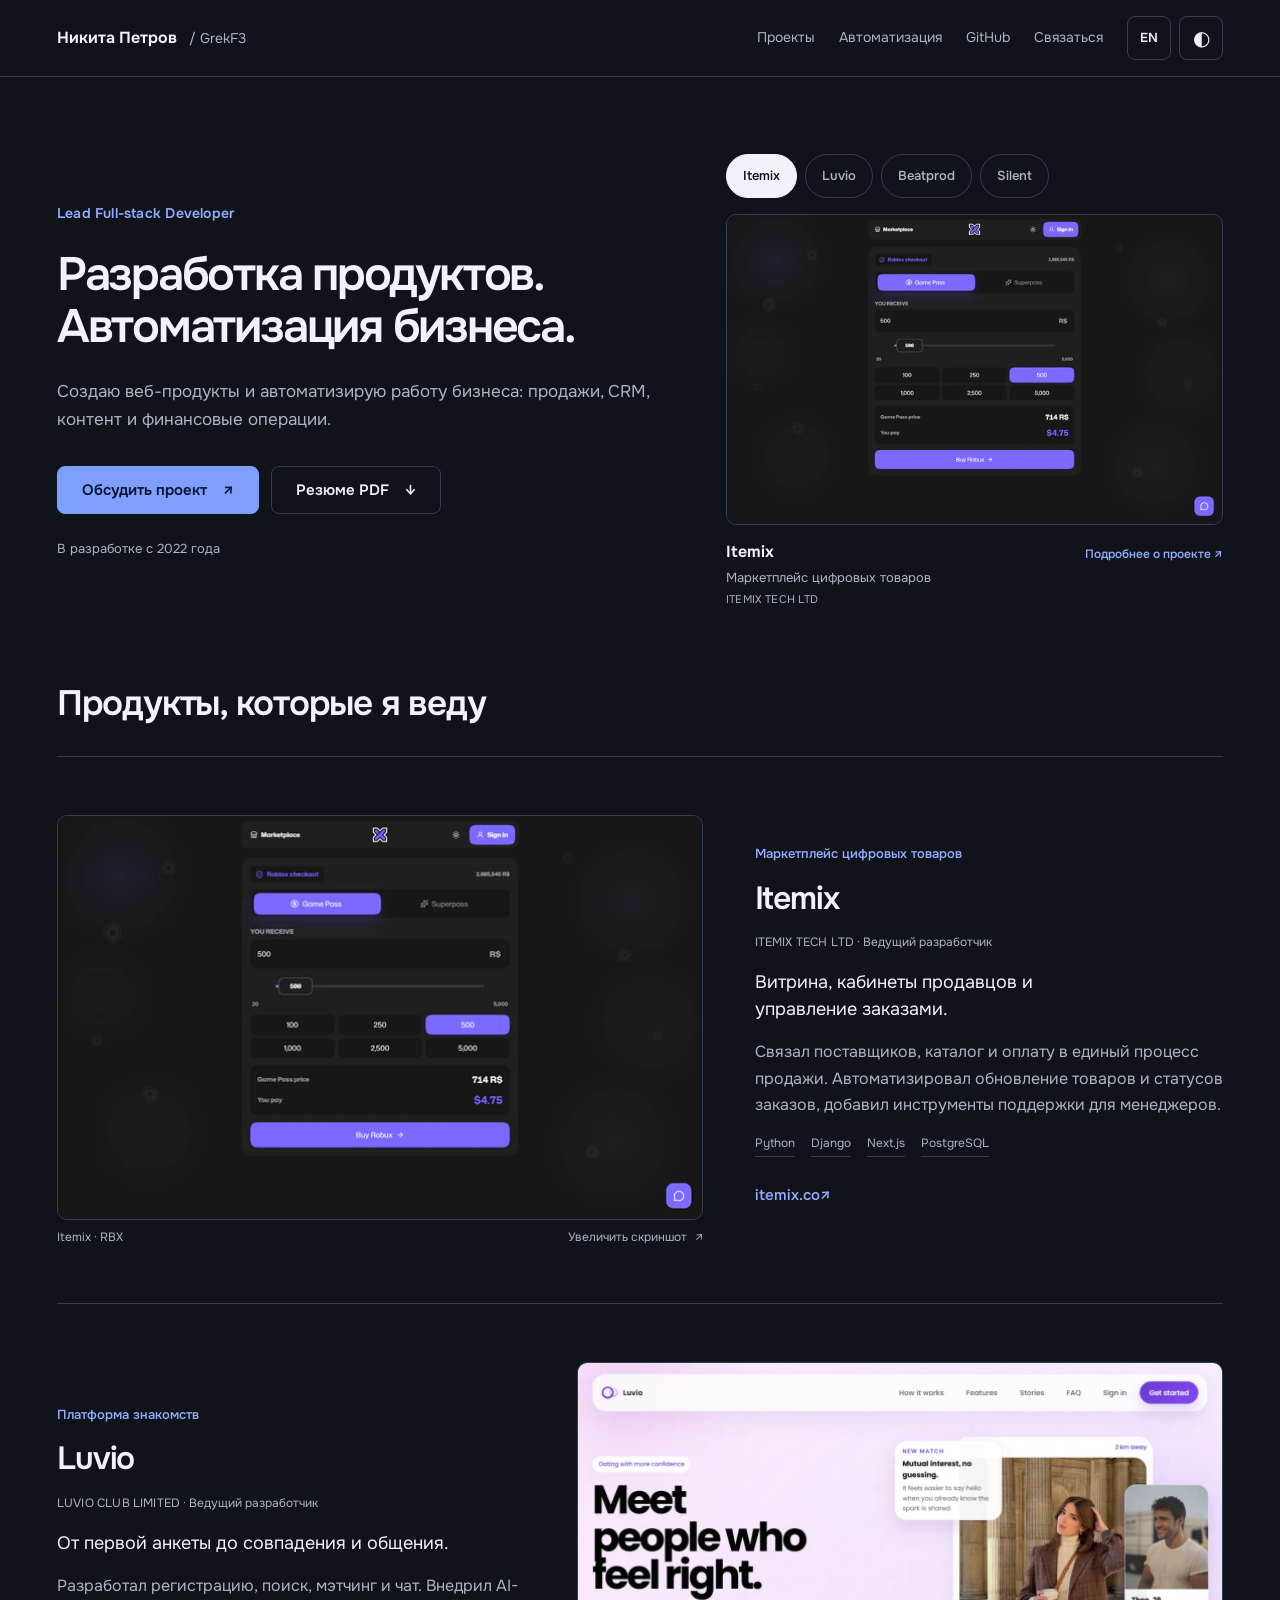
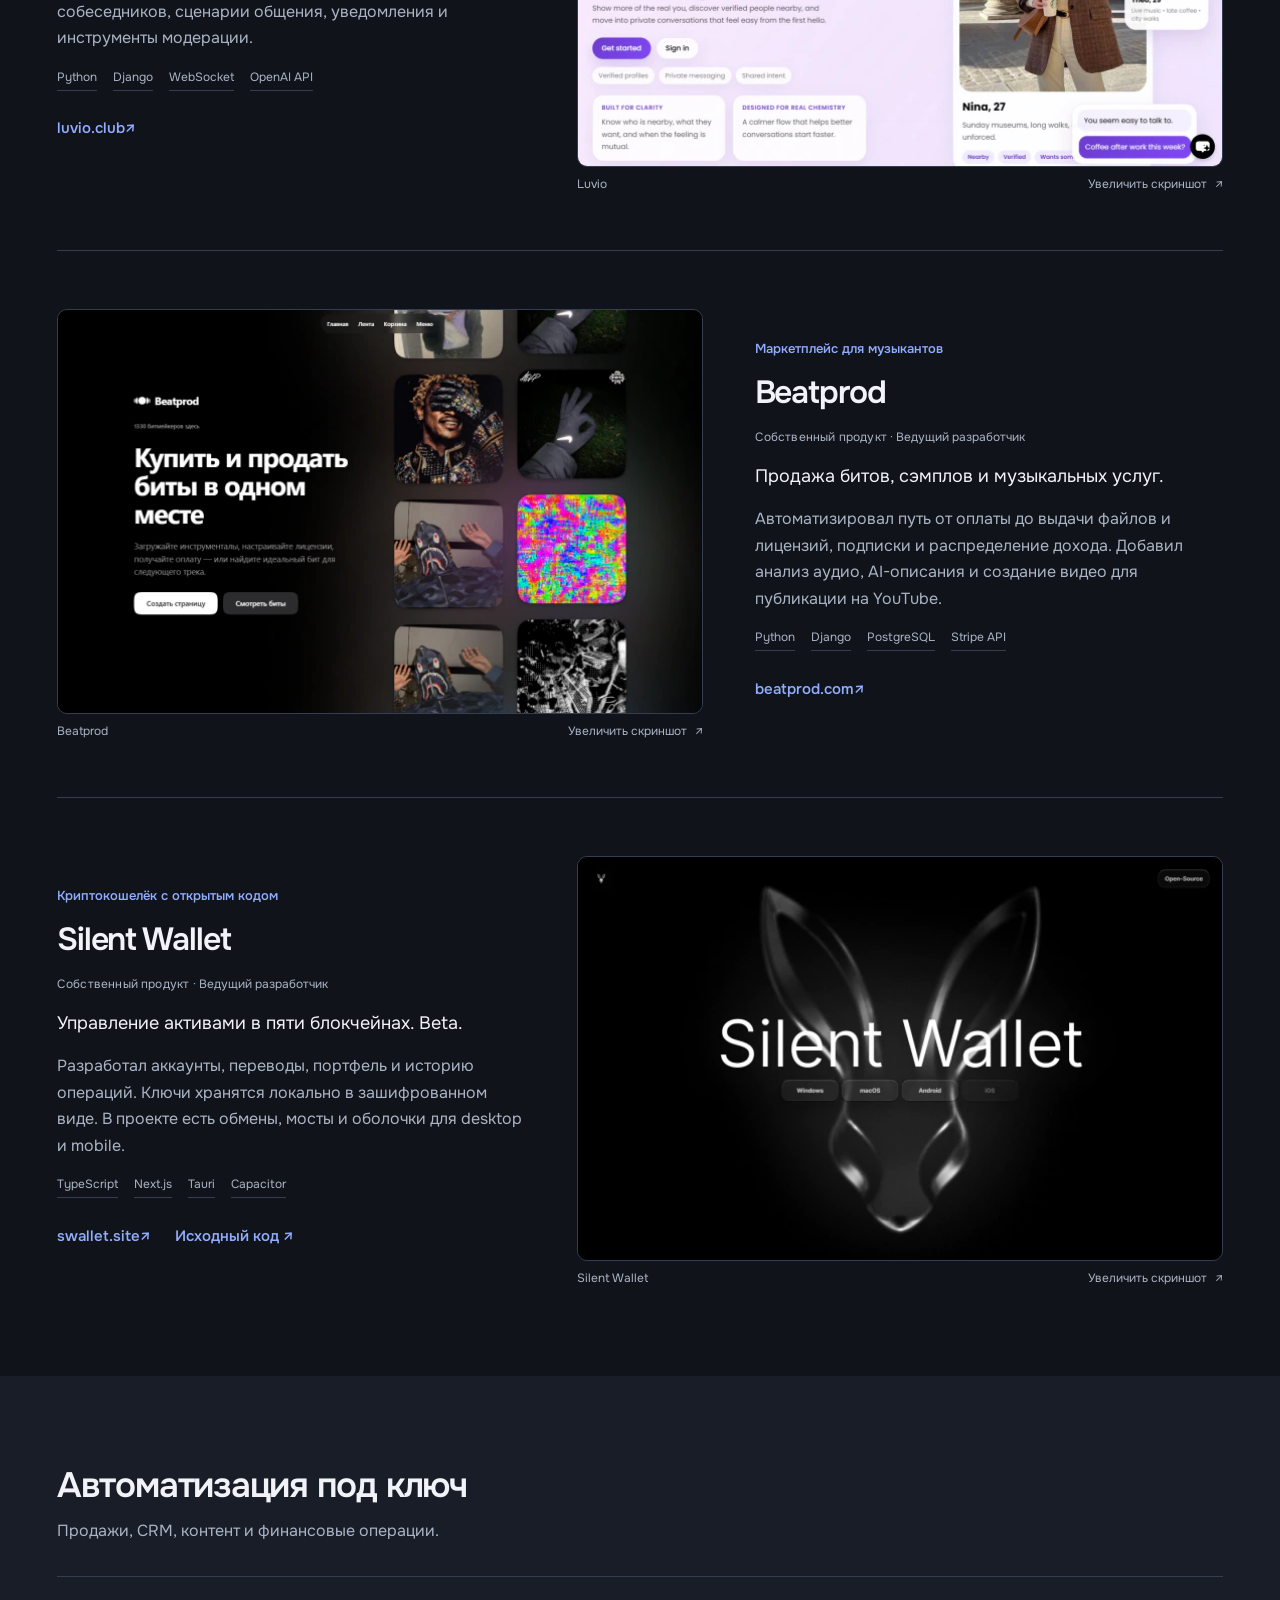
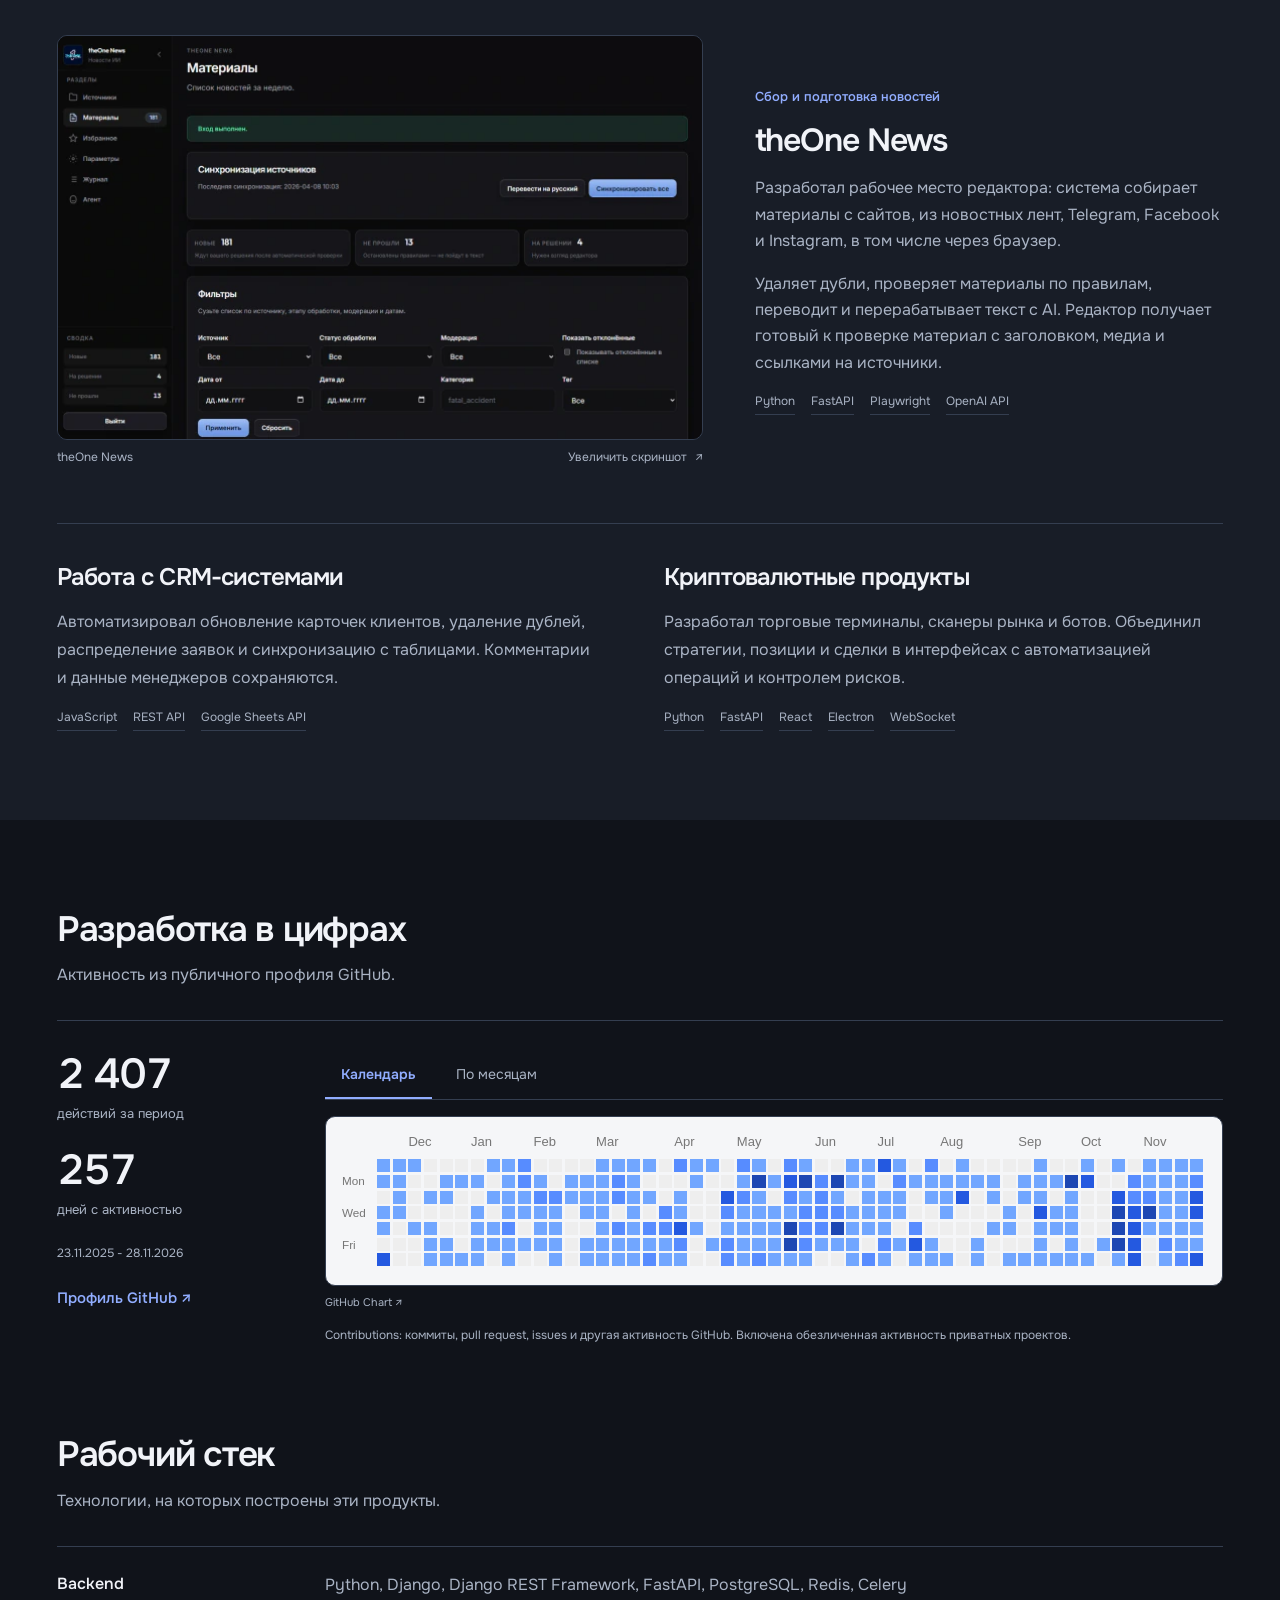
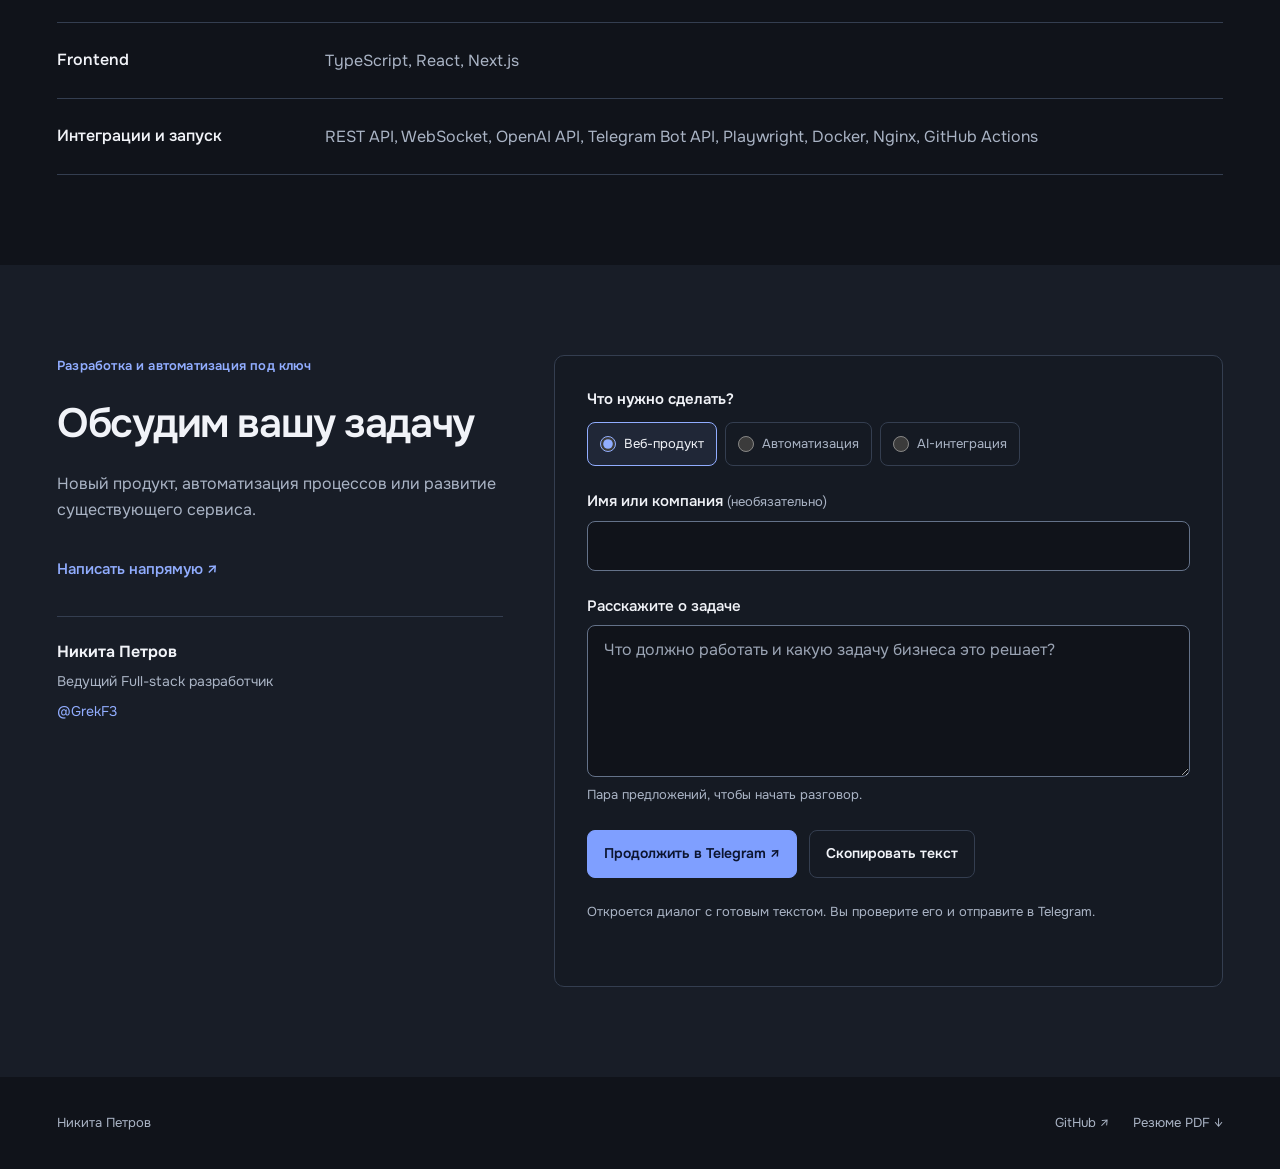
<file: index.html>
<!doctype html>
<html lang="ru" data-theme="dark">
<head>
<meta charset="utf-8"><meta name="viewport" content="width=device-width, initial-scale=1">
<title>Никита Петров | Full-stack разработчик и автоматизация бизнеса</title><meta name="description" content="Ведущий Full-stack разработчик. Автоматизация бизнеса под ключ, веб-платформы и AI-интеграции. Itemix, Luvio, Beatprod, Silent Wallet.">
<meta name="theme-color" content="#10131a"><meta property="og:title" content="Никита Петров | Full-stack разработчик и автоматизация бизнеса"><meta property="og:description" content="Ведущий Full-stack разработчик. Автоматизация бизнеса под ключ, веб-платформы и AI-интеграции. Itemix, Luvio, Beatprod, Silent Wallet."><meta property="og:type" content="website"><meta property="og:url" content="https://grekf3.github.io/"><meta property="og:image" content="https://grekf3.github.io/assets/social-preview.png?v=20260916-rbx"><meta name="twitter:card" content="summary_large_image">
<link rel="canonical" href="https://grekf3.github.io/"><link rel="alternate" hreflang="ru" href="https://grekf3.github.io/"><link rel="alternate" hreflang="en" href="https://grekf3.github.io/en/"><link rel="icon" href="/assets/favicon.png"><link rel="preload" as="font" href="/assets/fonts/onest-variable.woff2" type="font/woff2" crossorigin><link rel="stylesheet" href="/styles.css">
<script>try{document.documentElement.dataset.theme=localStorage.getItem('portfolio-theme-v2')||'dark'}catch{}</script>


<link rel="alternate" hreflang="x-default" href="https://grekf3.github.io/">
<meta property="og:image:alt" content="Никита Петров: разработка продуктов и автоматизация бизнеса">
<meta property="og:image:width" content="1200">
<meta property="og:image:height" content="630">
<meta property="og:image:type" content="image/png">
<meta name="twitter:image:alt" content="Никита Петров: разработка продуктов и автоматизация бизнеса">
<script type="application/ld+json" id="portfolio-profile-schema">{"@context":"https://schema.org","@type":"ProfilePage","@id":"https://grekf3.github.io/#profile","url":"https://grekf3.github.io/","name":"Никита Петров | Full-stack разработчик и автоматизация бизнеса","inLanguage":"ru","mainEntity":{"@type":"Person","name":"Nikita Petrov","alternateName":"GrekF3","jobTitle":"Lead Full-stack Developer","url":"https://grekf3.github.io/","sameAs":["https://github.com/GrekF3","https://t.me/GrekF3"],"knowsAbout":["Business automation","Python","Django","FastAPI","React","Next.js"],"@id":"https://grekf3.github.io/#person"},"description":"Ведущий Full-stack разработчик. Автоматизация бизнеса под ключ, веб-платформы и AI-интеграции. Itemix, Luvio, Beatprod, Silent Wallet."}</script>
</head><body>
<a class="skip-link" href="#main">К содержимому</a>
<header class="site-header"><div class="shell nav-shell"><a class="brand" href="#top">Никита Петров<span class="brand-handle">/ GrekF3</span></a><nav id="main-nav" aria-label="Навигация"><a href="#work">Проекты</a><a href="#automation">Автоматизация</a><a href="#activity">GitHub</a><a href="#contact">Связаться</a></nav><div class="nav-controls"><a href="/en/" class="language" lang="en" aria-label="English version">EN</a><button id="theme-toggle" aria-label="Тема" type="button"><span aria-hidden="true">◐</span></button><button class="menu-toggle" type="button" aria-controls="main-nav" aria-expanded="false">Меню</button></div></div></header>
<main id="main">
<section class="hero shell" id="top"><div class="hero-copy"><p class="role">Lead Full-stack Developer</p><h1>Разработка продуктов.<br>Автоматизация бизнеса.</h1><p class="hero-intro">Создаю веб-продукты и автоматизирую работу бизнеса: продажи, CRM, контент и финансовые операции.</p><div class="hero-actions"><a class="button primary" href="#contact">Обсудить проект <span aria-hidden="true">↗</span></a><a class="button secondary" href="/downloads/Nikita-Petrov-CV.pdf" target="_blank" rel="noopener">Резюме PDF <span aria-hidden="true">↓</span></a></div><p class="experience">В разработке с 2022 года</p></div><div class="hero-showcase"><div class="showcase-tabs" role="group" aria-label="Выбрать продукт"><button type="button" data-showcase="itemix" aria-pressed="true">Itemix</button><button type="button" data-showcase="luvio" aria-pressed="false">Luvio</button><button type="button" data-showcase="beatprod" aria-pressed="false">Beatprod</button><button type="button" data-showcase="silent-wallet" aria-pressed="false">Silent</button></div><div class="showcase-stage"><a class="showcase-image" href="/assets/itemix.webp?v=20260916-rbx" data-image data-name="Itemix" aria-label="Itemix"><img id="showcase-img" src="/assets/itemix.webp?v=20260916-rbx" width="1440" height="900" alt="Itemix RBX: форма покупки Robux" fetchpriority="high" decoding="async" srcset="/assets/itemix-640.webp?v=20260916-rbx 640w, /assets/itemix-960.webp?v=20260916-rbx 960w, /assets/itemix.webp?v=20260916-rbx 1440w" sizes="(max-width: 767px) calc(100vw - 40px), (max-width: 1023px) 736px, (max-width: 1440px) 43vw, 548px"></a><div class="showcase-caption"><div><strong id="showcase-title">Itemix</strong><p id="showcase-category">Маркетплейс цифровых товаров</p><p id="showcase-company">ITEMIX TECH LTD</p></div><a id="showcase-link" href="#itemix" class="text-link">Подробнее о проекте ↗</a></div></div></div></section>
<section class="shell section work" id="work"><div class="section-heading" data-reveal><h2>Продукты, которые я веду</h2></div><article class="project" data-reveal id="itemix"><figure class="project-visual"><a class="image-link" href="/assets/itemix.webp?v=20260916-rbx" data-image data-name="Itemix" aria-label="Увеличить скриншот: Itemix"><img src="/assets/itemix.webp?v=20260916-rbx" width="1440" height="900" alt="Itemix RBX: форма покупки Robux" loading="lazy" decoding="async" srcset="/assets/itemix-640.webp?v=20260916-rbx 640w, /assets/itemix-960.webp?v=20260916-rbx 960w, /assets/itemix.webp?v=20260916-rbx 1440w" sizes="(max-width: 767px) calc(100vw - 40px), (max-width: 1023px) 50vw, (max-width: 1440px) 52vw, 708px"></a><figcaption><span>Itemix · RBX</span><a href="/assets/itemix.webp?v=20260916-rbx" data-image data-name="Itemix">Увеличить скриншот <span aria-hidden="true">↗</span></a></figcaption></figure><div class="project-copy"><p class="project-category">Маркетплейс цифровых товаров</p><h3>Itemix</h3><p class="company">ITEMIX TECH LTD <span>· Ведущий разработчик</span></p><p class="project-summary">Витрина, кабинеты продавцов и управление заказами.</p><p>Связал поставщиков, каталог и оплату в единый процесс продажи. Автоматизировал обновление товаров и статусов заказов, добавил инструменты поддержки для менеджеров.</p><ul class="tags"><li>Python</li><li>Django</li><li>Next.js</li><li>PostgreSQL</li></ul><div class="project-links"><a class="text-link" href="https://itemix.co/" target="_blank" rel="noopener">itemix.co <span aria-hidden="true">↗</span></a></div></div></article><article class="project" data-reveal id="luvio"><figure class="project-visual"><a class="image-link" href="/assets/luvio.webp" data-image data-name="Luvio" aria-label="Увеличить скриншот: Luvio"><img src="/assets/luvio.webp" width="1440" height="900" alt="Скриншот интерфейса: Luvio" loading="lazy" decoding="async" srcset="/assets/luvio-640.webp 640w, /assets/luvio-960.webp 960w, /assets/luvio.webp 1440w" sizes="(max-width: 767px) calc(100vw - 40px), (max-width: 1023px) 50vw, (max-width: 1440px) 52vw, 708px"></a><figcaption><span>Luvio</span><a href="/assets/luvio.webp" data-image data-name="Luvio">Увеличить скриншот <span aria-hidden="true">↗</span></a></figcaption></figure><div class="project-copy"><p class="project-category">Платформа знакомств</p><h3>Luvio</h3><p class="company">LUVIO CLUB LIMITED <span>· Ведущий разработчик</span></p><p class="project-summary">От первой анкеты до совпадения и общения.</p><p>Разработал регистрацию, поиск, мэтчинг и чат. Внедрил AI-собеседников, сценарии общения, уведомления и инструменты модерации.</p><ul class="tags"><li>Python</li><li>Django</li><li>WebSocket</li><li>OpenAI API</li></ul><div class="project-links"><a class="text-link" href="https://luvio.club/" target="_blank" rel="noopener">luvio.club <span aria-hidden="true">↗</span></a></div></div></article><article class="project" data-reveal id="beatprod"><figure class="project-visual"><a class="image-link" href="/assets/beatprod.webp" data-image data-name="Beatprod" aria-label="Увеличить скриншот: Beatprod"><img src="/assets/beatprod.webp" width="1440" height="900" alt="Скриншот интерфейса: Beatprod" loading="lazy" decoding="async" srcset="/assets/beatprod-640.webp 640w, /assets/beatprod-960.webp 960w, /assets/beatprod.webp 1440w" sizes="(max-width: 767px) calc(100vw - 40px), (max-width: 1023px) 50vw, (max-width: 1440px) 52vw, 708px"></a><figcaption><span>Beatprod</span><a href="/assets/beatprod.webp" data-image data-name="Beatprod">Увеличить скриншот <span aria-hidden="true">↗</span></a></figcaption></figure><div class="project-copy"><p class="project-category">Маркетплейс для музыкантов</p><h3>Beatprod</h3><p class="company">Собственный продукт <span>· Ведущий разработчик</span></p><p class="project-summary">Продажа битов, сэмплов и музыкальных услуг.</p><p>Автоматизировал путь от оплаты до выдачи файлов и лицензий, подписки и распределение дохода. Добавил анализ аудио, AI-описания и создание видео для публикации на YouTube.</p><ul class="tags"><li>Python</li><li>Django</li><li>PostgreSQL</li><li>Stripe API</li></ul><div class="project-links"><a class="text-link" href="https://beatprod.com/" target="_blank" rel="noopener">beatprod.com <span aria-hidden="true">↗</span></a></div></div></article><article class="project" data-reveal id="silent-wallet"><figure class="project-visual"><a class="image-link" href="/assets/silent-wallet.webp" data-image data-name="Silent Wallet" aria-label="Увеличить скриншот: Silent Wallet"><img src="/assets/silent-wallet.webp" width="1440" height="900" alt="Скриншот интерфейса: Silent Wallet" loading="lazy" decoding="async" srcset="/assets/silent-wallet-640.webp 640w, /assets/silent-wallet-960.webp 960w, /assets/silent-wallet.webp 1440w" sizes="(max-width: 767px) calc(100vw - 40px), (max-width: 1023px) 50vw, (max-width: 1440px) 52vw, 708px"></a><figcaption><span>Silent Wallet</span><a href="/assets/silent-wallet.webp" data-image data-name="Silent Wallet">Увеличить скриншот <span aria-hidden="true">↗</span></a></figcaption></figure><div class="project-copy"><p class="project-category">Криптокошелёк с открытым кодом</p><h3>Silent Wallet</h3><p class="company">Собственный продукт <span>· Ведущий разработчик</span></p><p class="project-summary">Управление активами в пяти блокчейнах. Beta.</p><p>Разработал аккаунты, переводы, портфель и историю операций. Ключи хранятся локально в зашифрованном виде. В проекте есть обмены, мосты и оболочки для desktop и mobile.</p><ul class="tags"><li>TypeScript</li><li>Next.js</li><li>Tauri</li><li>Capacitor</li></ul><div class="project-links"><a class="text-link" href="https://swallet.site/" target="_blank" rel="noopener">swallet.site <span aria-hidden="true">↗</span></a><a class="text-link" href="https://github.com/GrekF3/Silent-Wallet">Исходный код ↗</a></div></div></article></section>
<section class="section automation" id="automation"><div class="shell"><div class="section-heading" data-reveal><h2>Автоматизация под ключ</h2><p>Продажи, CRM, контент и финансовые операции.</p></div><article class="project news" data-reveal><figure class="project-visual"><a class="image-link" href="/assets/theone-news.webp" data-image data-name="theOne News" aria-label="Увеличить скриншот: theOne News"><img src="/assets/theone-news.webp" width="1440" height="900" alt="Скриншот интерфейса: theOne News" loading="lazy" decoding="async" srcset="/assets/theone-news-640.webp 640w, /assets/theone-news-960.webp 960w, /assets/theone-news.webp 1440w" sizes="(max-width: 767px) calc(100vw - 40px), (max-width: 1023px) 50vw, (max-width: 1440px) 52vw, 708px"></a><figcaption><span>theOne News</span><a href="/assets/theone-news.webp" data-image data-name="theOne News">Увеличить скриншот <span aria-hidden="true">↗</span></a></figcaption></figure><div class="project-copy"><p class="project-category">Сбор и подготовка новостей</p><h3>theOne News</h3><p>Разработал рабочее место редактора: система собирает материалы с сайтов, из новостных лент, Telegram, Facebook и Instagram, в том числе через браузер.</p><p>Удаляет дубли, проверяет материалы по правилам, переводит и перерабатывает текст с AI. Редактор получает готовый к проверке материал с заголовком, медиа и ссылками на источники.</p><ul class="tags"><li>Python</li><li>FastAPI</li><li>Playwright</li><li>OpenAI API</li></ul></div></article><div class="automation-more" data-reveal><article><h3>Работа с CRM-системами</h3><p>Автоматизировал обновление карточек клиентов, удаление дублей, распределение заявок и синхронизацию с таблицами. Комментарии и данные менеджеров сохраняются.</p><ul class="tags"><li>JavaScript</li><li>REST API</li><li>Google Sheets API</li></ul></article><article><h3>Криптовалютные продукты</h3><p>Разработал торговые терминалы, сканеры рынка и ботов. Объединил стратегии, позиции и сделки в интерфейсах с автоматизацией операций и контролем рисков.</p><ul class="tags"><li>Python</li><li>FastAPI</li><li>React</li><li>Electron</li><li>WebSocket</li></ul></article></div></div></section>
<section class="section shell" id="activity"><div class="section-heading" data-reveal><h2>Разработка в цифрах</h2><p>Активность из публичного профиля GitHub.</p></div><div class="activity-layout"><div class="stats-summary"><div class="stat"><strong id="contribution-total">1 806</strong><span>действий за период</span></div><div class="stat"><strong id="active-days">253</strong><span>дней с активностью</span></div><p id="stats-period">14.09.2025 - 16.09.2026</p><a class="text-link" href="https://github.com/GrekF3">Профиль GitHub ↗</a></div><div class="activity-charts"><div class="chart-tabs" role="group" aria-label="GitHub"><button data-chart="calendar" aria-pressed="true">Календарь</button><button data-chart="months" aria-pressed="false">По месяцам</button></div><div id="chart-calendar" class="chart-panel"><a href="https://github.com/GrekF3" class="dynamic-chart" aria-label="Годовой календарь GitHub, прокрутка по горизонтали"><img id="activity-graph" src="/assets/github-activity.svg" data-live-src="https://ghchart.rshah.org/2459e0/GrekF3" alt="Публичный календарь GitHub" width="663" height="104" loading="lazy"></a><p class="chart-credit"><a href="https://github.com/2016rshah/githubchart-api">GitHub Chart ↗</a></p></div><div id="chart-months" class="chart-panel" hidden><div id="monthly-chart"></div></div><p class="stats-note">Contributions: коммиты, pull request, issues и другая активность GitHub. Включена обезличенная активность приватных проектов.</p><noscript><p>Актуальная активность доступна в профиле GitHub.</p></noscript></div></div></section>
<section class="section shell stack-section" id="stack"><div class="section-heading" data-reveal><h2>Рабочий стек</h2><p>Технологии, на которых построены эти продукты.</p></div><dl class="stack-list" data-reveal><div><dt>Backend</dt><dd>Python, Django, Django REST Framework, FastAPI, PostgreSQL, Redis, Celery</dd></div><div><dt>Frontend</dt><dd>TypeScript, React, Next.js</dd></div><div><dt>Интеграции и запуск</dt><dd>REST API, WebSocket, OpenAI API, Telegram Bot API, Playwright, Docker, Nginx, GitHub Actions</dd></div></dl></section>
<section class="contact" id="contact"><div class="shell contact-inner"><div class="contact-copy"><p class="role">Разработка и автоматизация под ключ</p><h2>Обсудим вашу задачу</h2><p>Новый продукт, автоматизация процессов или развитие существующего сервиса.</p><a class="contact-quick text-link" href="https://t.me/GrekF3?text=%D0%9D%D0%B8%D0%BA%D0%B8%D1%82%D0%B0%2C%20%D0%BF%D1%80%D0%B8%D0%B2%D0%B5%D1%82%21%20%D0%A5%D0%BE%D1%87%D1%83%20%D0%BE%D0%B1%D1%81%D1%83%D0%B4%D0%B8%D1%82%D1%8C%20%D1%80%D0%B0%D0%B7%D1%80%D0%B0%D0%B1%D0%BE%D1%82%D0%BA%D1%83%20%D0%BF%D1%80%D0%BE%D0%B4%D1%83%D0%BA%D1%82%D0%B0%20%D0%B8%D0%BB%D0%B8%20%D0%B0%D0%B2%D1%82%D0%BE%D0%BC%D0%B0%D1%82%D0%B8%D0%B7%D0%B0%D1%86%D0%B8%D1%8E%20%D0%B1%D0%B8%D0%B7%D0%BD%D0%B5%D1%81%D0%B0." target="_blank" rel="noopener">Написать напрямую ↗</a><div class="contact-person"><strong>Никита Петров</strong><span>Ведущий Full-stack разработчик</span><a href="https://t.me/GrekF3?text=%D0%9D%D0%B8%D0%BA%D0%B8%D1%82%D0%B0%2C%20%D0%BF%D1%80%D0%B8%D0%B2%D0%B5%D1%82%21%20%D0%A5%D0%BE%D1%87%D1%83%20%D0%BE%D0%B1%D1%81%D1%83%D0%B4%D0%B8%D1%82%D1%8C%20%D1%80%D0%B0%D0%B7%D1%80%D0%B0%D0%B1%D0%BE%D1%82%D0%BA%D1%83%20%D0%BF%D1%80%D0%BE%D0%B4%D1%83%D0%BA%D1%82%D0%B0%20%D0%B8%D0%BB%D0%B8%20%D0%B0%D0%B2%D1%82%D0%BE%D0%BC%D0%B0%D1%82%D0%B8%D0%B7%D0%B0%D1%86%D0%B8%D1%8E%20%D0%B1%D0%B8%D0%B7%D0%BD%D0%B5%D1%81%D0%B0." target="_blank" rel="noopener">@GrekF3</a></div></div><form class="contact-form" id="brief-form"><fieldset><legend>Что нужно сделать?</legend><div class="service-options"><label class="service-option"><input type="radio" name="service" value="Веб-продукт" checked><span>Веб-продукт</span></label><label class="service-option"><input type="radio" name="service" value="Автоматизация" ><span>Автоматизация</span></label><label class="service-option"><input type="radio" name="service" value="AI-интеграция" ><span>AI-интеграция</span></label></div></fieldset><div class="field"><label for="brief-name">Имя или компания <span>(необязательно)</span></label><input id="brief-name" name="name" autocomplete="organization" maxlength="80"></div><div class="field"><label for="brief-message">Расскажите о задаче</label><textarea id="brief-message" name="message" rows="4" required minlength="12" maxlength="1800" placeholder="Что должно работать и какую задачу бизнеса это решает?" aria-describedby="message-help form-status"></textarea><p class="field-help" id="message-help">Пара предложений, чтобы начать разговор.</p></div><div class="form-actions"><button class="button primary" type="submit">Продолжить в Telegram ↗</button><button class="button secondary" type="button" id="copy-brief">Скопировать текст</button></div><p class="form-note">Откроется диалог с готовым текстом. Вы проверите его и отправите в Telegram.</p><p class="form-status" id="form-status" role="status" aria-live="polite"></p><noscript><style>.contact-form{display:none}</style><p>Можно написать напрямую в Telegram. <a href="https://t.me/GrekF3?text=%D0%9D%D0%B8%D0%BA%D0%B8%D1%82%D0%B0%2C%20%D0%BF%D1%80%D0%B8%D0%B2%D0%B5%D1%82%21%20%D0%A5%D0%BE%D1%87%D1%83%20%D0%BE%D0%B1%D1%81%D1%83%D0%B4%D0%B8%D1%82%D1%8C%20%D1%80%D0%B0%D0%B7%D1%80%D0%B0%D0%B1%D0%BE%D1%82%D0%BA%D1%83%20%D0%BF%D1%80%D0%BE%D0%B4%D1%83%D0%BA%D1%82%D0%B0%20%D0%B8%D0%BB%D0%B8%20%D0%B0%D0%B2%D1%82%D0%BE%D0%BC%D0%B0%D1%82%D0%B8%D0%B7%D0%B0%D1%86%D0%B8%D1%8E%20%D0%B1%D0%B8%D0%B7%D0%BD%D0%B5%D1%81%D0%B0.">Telegram ↗</a></p></noscript></form></div></section>
</main><footer class="shell footer"><span>Никита Петров</span><div><a href="https://github.com/GrekF3" rel="me">GitHub ↗</a><a href="/downloads/Nikita-Petrov-CV.pdf">Резюме PDF ↓</a></div></footer>
<dialog id="image-viewer" aria-label="Просмотр скриншота"><div class="viewer-header"><strong id="viewer-title"></strong><div class="viewer-controls"><button id="zoom-toggle" type="button" aria-pressed="false">Масштаб 1:1</button><a id="original-link" target="_blank" rel="noopener">Открыть оригинал ↗</a><button id="viewer-close" type="button">Закрыть ×</button></div></div><div class="viewer-body" tabindex="0"><img id="viewer-image" alt=""></div></dialog>
<script src="/script.js" defer></script></body></html>
</file>
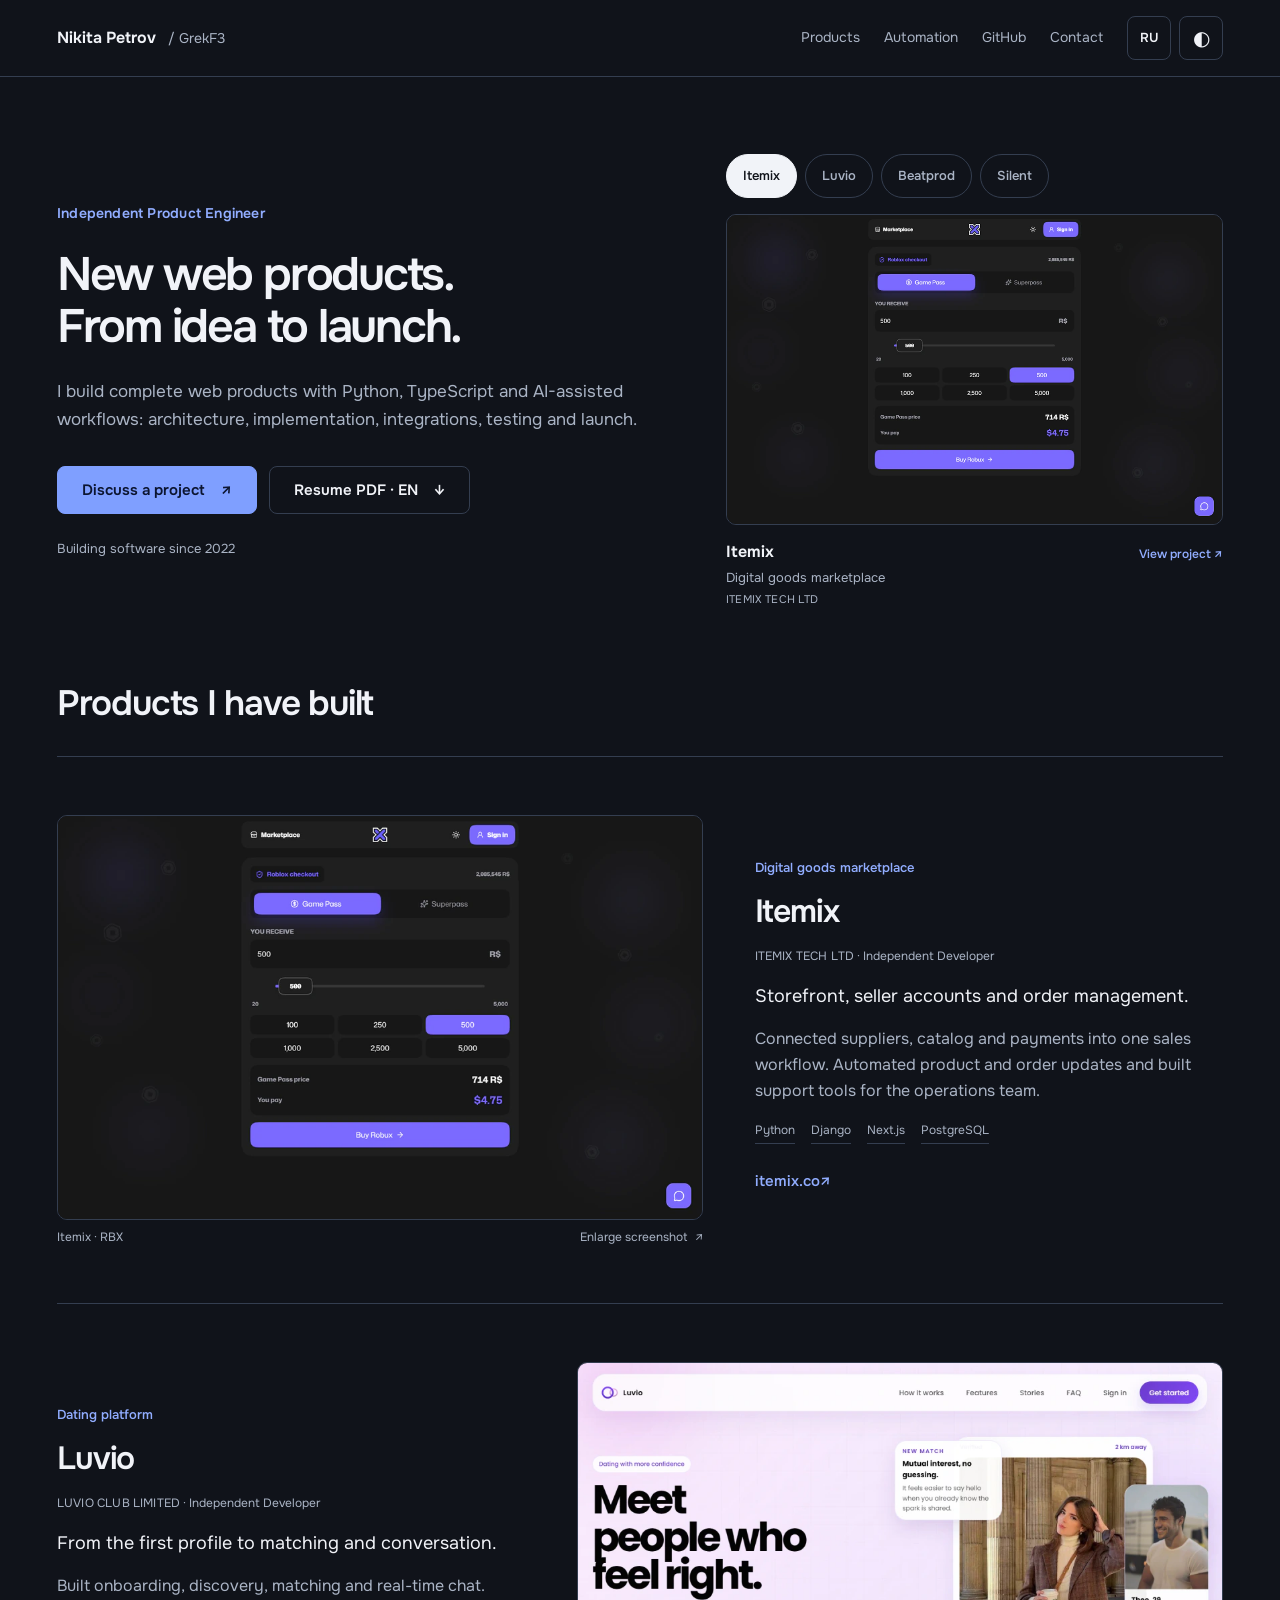
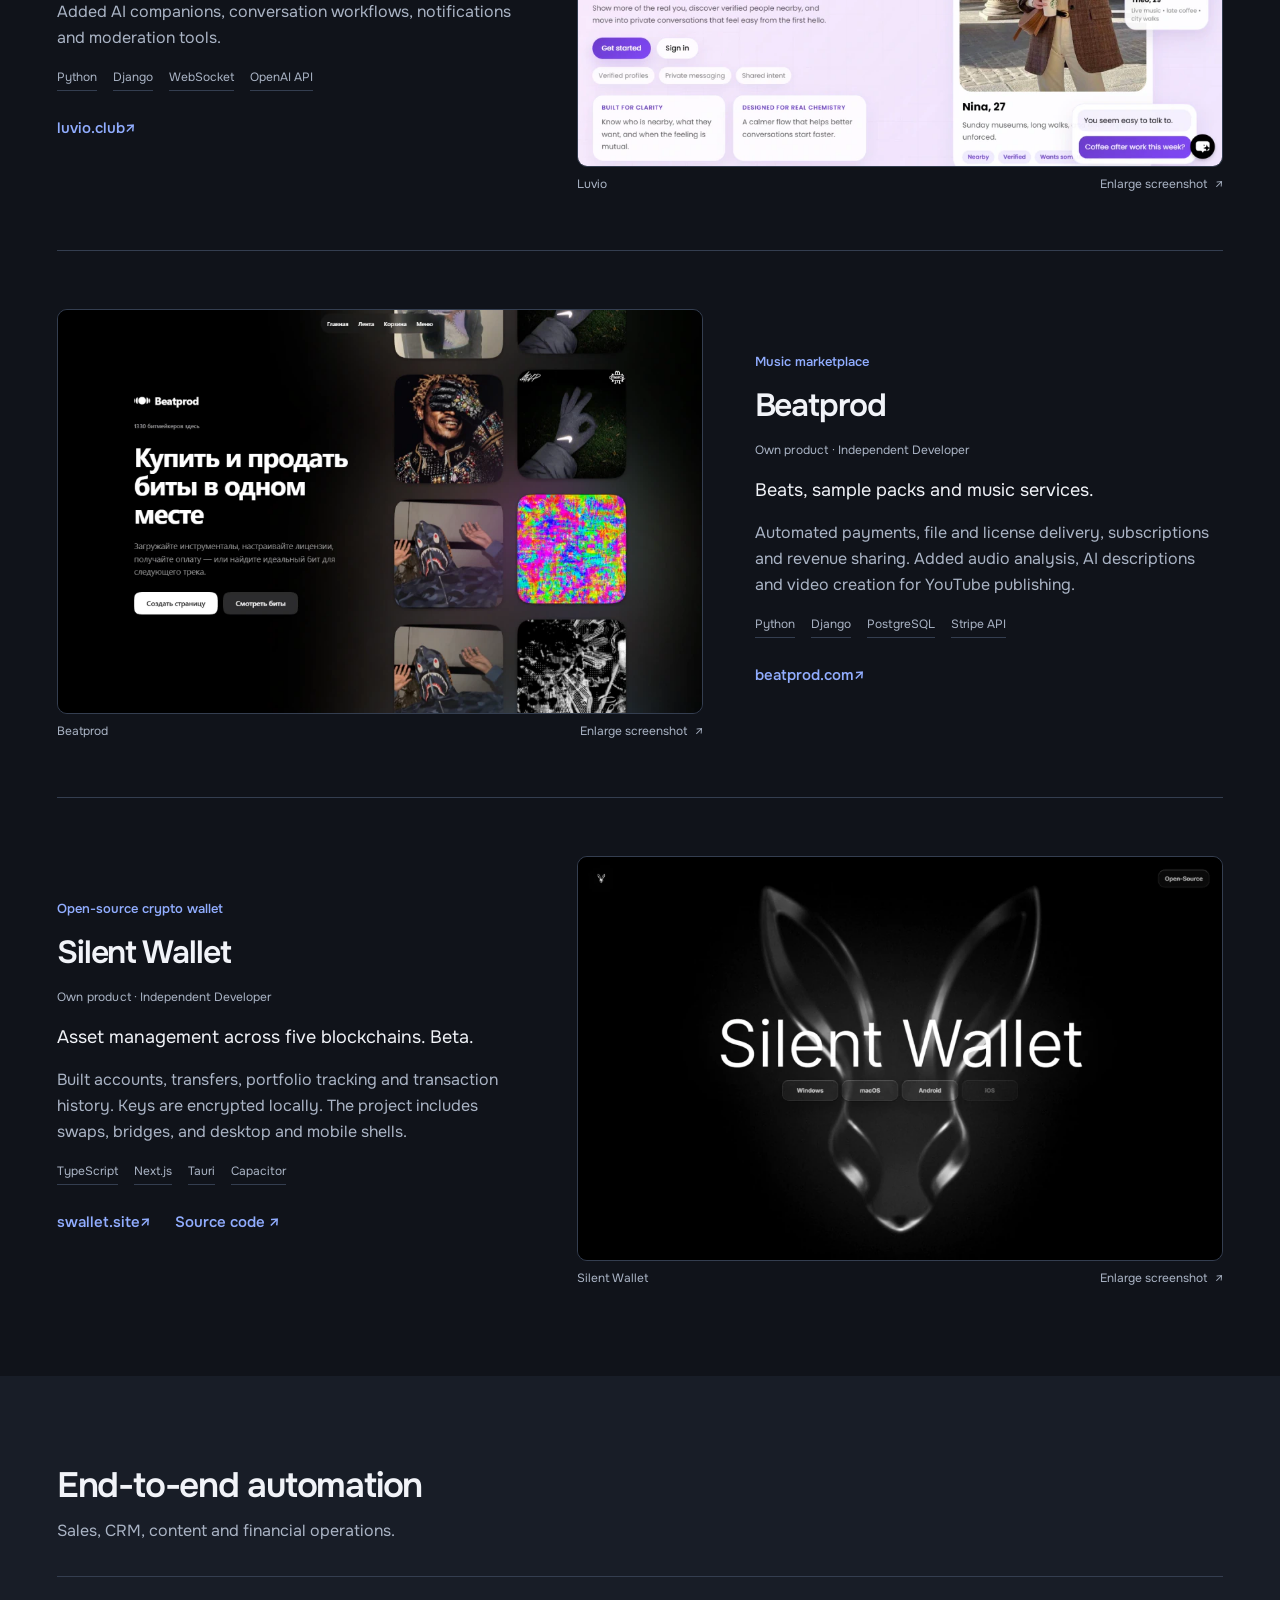
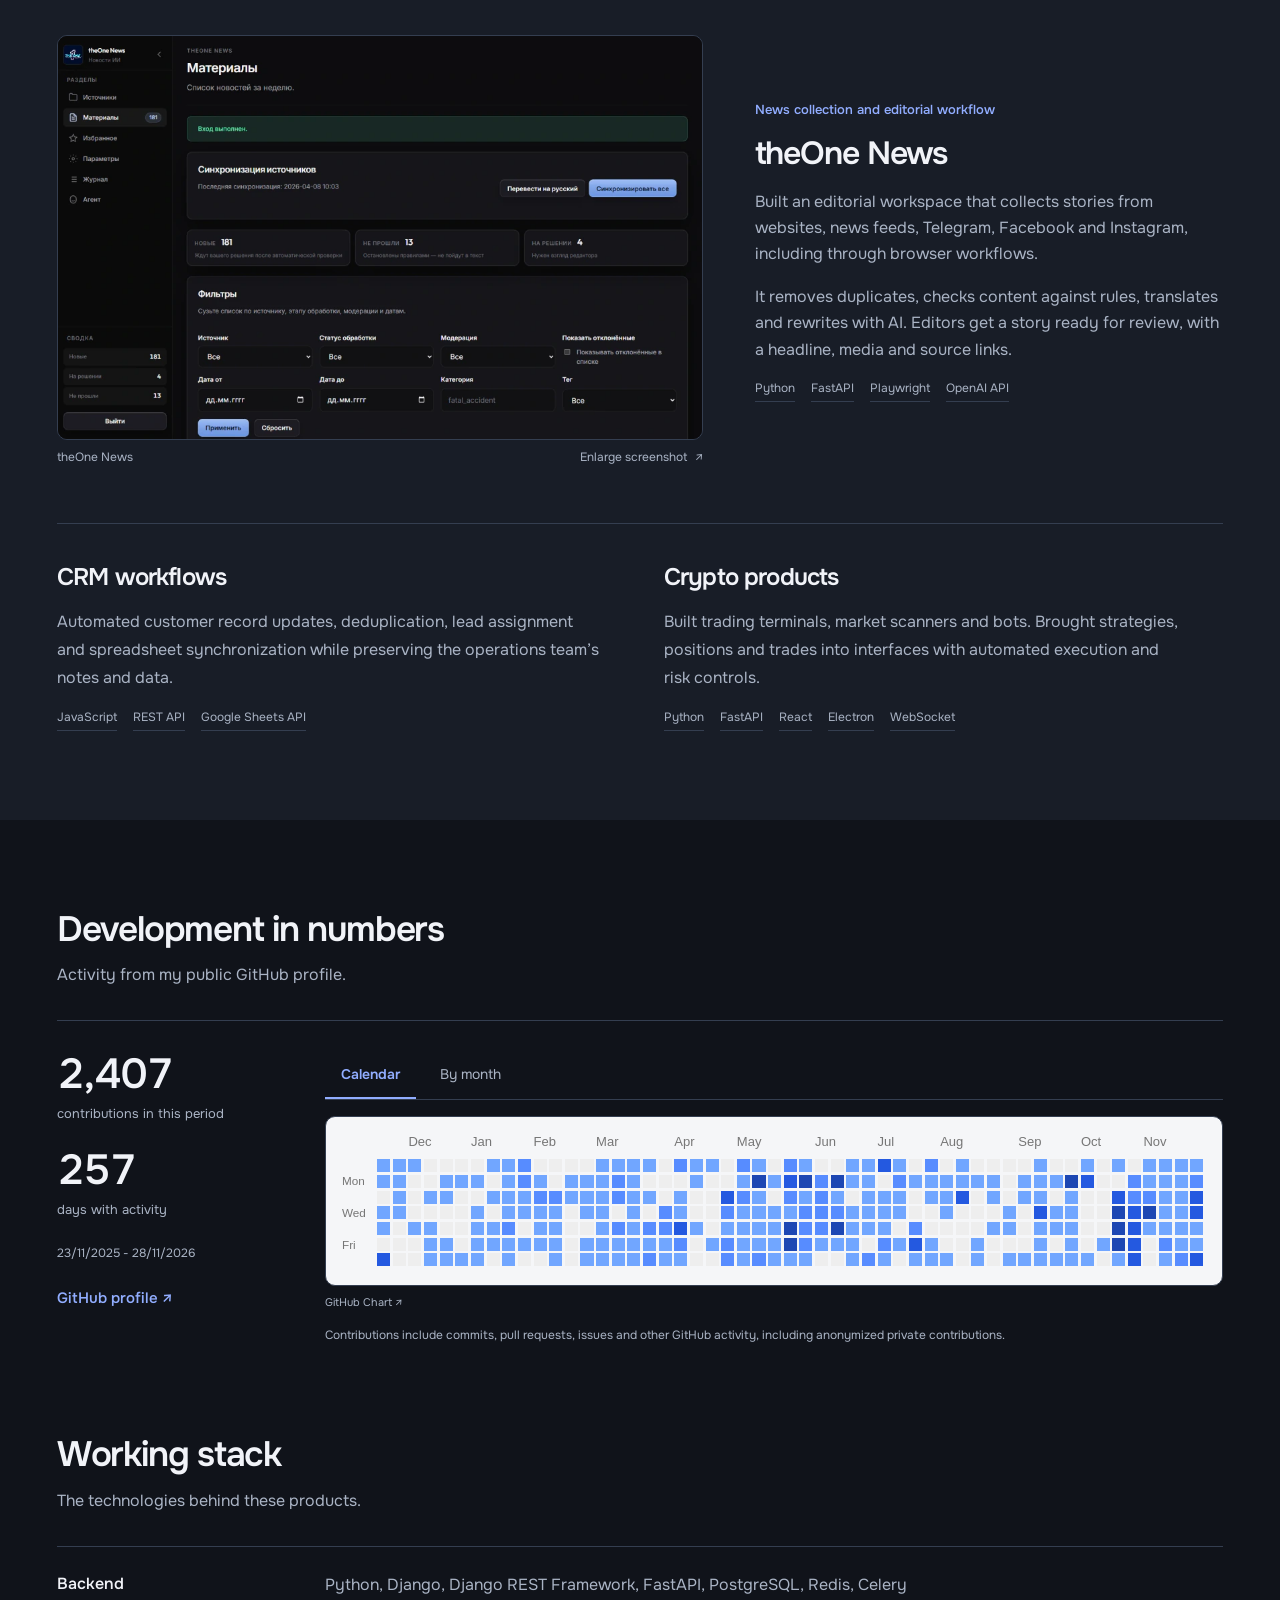
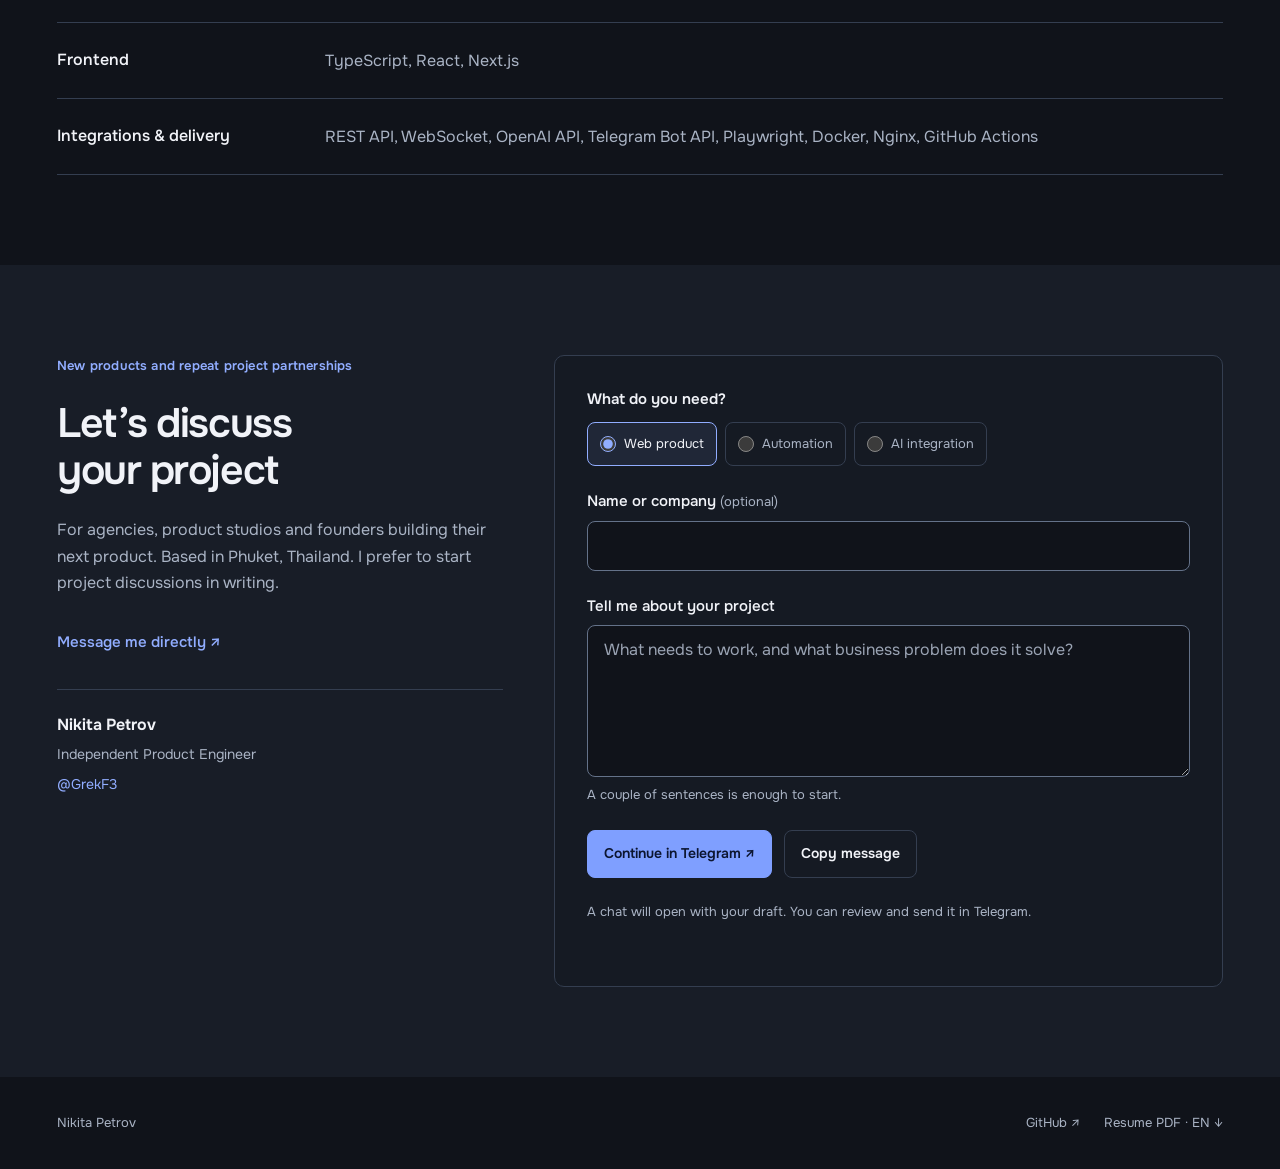
<file: en/index.html>
<!doctype html>
<html lang="en" data-theme="dark">
<head>
<meta charset="utf-8"><meta name="viewport" content="width=device-width, initial-scale=1">
<title>Nikita Petrov | AI-assisted product development</title><meta name="description" content="Independent product engineer building web products and MVPs from architecture to launch. Python, TypeScript and AI-assisted development.">
<meta name="theme-color" content="#10131a"><meta property="og:title" content="Nikita Petrov | AI-assisted product development"><meta property="og:description" content="Independent product engineer building web products and MVPs from architecture to launch. Python, TypeScript and AI-assisted development."><meta property="og:type" content="website"><meta property="og:url" content="https://grekf3.github.io/en/"><meta property="og:image" content="https://grekf3.github.io/assets/social-preview.png?v=20260916-rbx"><meta name="twitter:card" content="summary_large_image">
<link rel="canonical" href="https://grekf3.github.io/en/"><link rel="alternate" hreflang="ru" href="https://grekf3.github.io/"><link rel="alternate" hreflang="en" href="https://grekf3.github.io/en/"><link rel="icon" href="/assets/favicon.png"><link rel="preload" as="font" href="/assets/fonts/onest-variable.woff2" type="font/woff2" crossorigin><link rel="stylesheet" href="/styles.css">
<script>try{document.documentElement.dataset.theme=localStorage.getItem('portfolio-theme-v2')||'dark'}catch{}</script>


<link rel="alternate" hreflang="x-default" href="https://grekf3.github.io/">
<meta property="og:image:alt" content="Nikita Petrov: product development and business automation">
<meta property="og:image:width" content="1200">
<meta property="og:image:height" content="630">
<meta property="og:image:type" content="image/png">
<meta name="twitter:image:alt" content="Nikita Petrov: product development and business automation">
<script type="application/ld+json" id="portfolio-profile-schema">{"@context":"https://schema.org","@type":"ProfilePage","@id":"https://grekf3.github.io/en/#profile","url":"https://grekf3.github.io/en/","name":"Nikita Petrov | AI-assisted product development","inLanguage":"en","mainEntity":{"@type":"Person","name":"Nikita Petrov","alternateName":"GrekF3","jobTitle":"Independent Product Engineer","url":"https://grekf3.github.io/","sameAs":["https://github.com/GrekF3","https://t.me/GrekF3"],"knowsAbout":["Business automation","Python","Django","FastAPI","React","Next.js"],"@id":"https://grekf3.github.io/#person"},"description":"Independent product engineer building web products and MVPs from architecture to launch. Python, TypeScript and AI-assisted development."}</script>
</head><body>
<a class="skip-link" href="#main">Skip to content</a>
<header class="site-header"><div class="shell nav-shell"><a class="brand" href="#top">Nikita Petrov<span class="brand-handle">/ GrekF3</span></a><nav id="main-nav" aria-label="Navigation"><a href="#work">Products</a><a href="#automation">Automation</a><a href="#activity">GitHub</a><a href="#contact">Contact</a></nav><div class="nav-controls"><a href="/" class="language" lang="ru" aria-label="Русская версия">RU</a><button id="theme-toggle" aria-label="Theme" type="button"><span aria-hidden="true">◐</span></button><button class="menu-toggle" type="button" aria-controls="main-nav" aria-expanded="false">Menu</button></div></div></header>
<main id="main">
<section class="hero shell" id="top"><div class="hero-copy"><p class="role">Independent Product Engineer</p><h1>New web products.<br>From idea to launch.</h1><p class="hero-intro">I build complete web products with Python, TypeScript and AI-assisted workflows: architecture, implementation, integrations, testing and launch.</p><div class="hero-actions"><a class="button primary" href="#contact">Discuss a project <span aria-hidden="true">↗</span></a><a class="button secondary" href="/downloads/Nikita-Petrov-CV-EN.pdf" target="_blank" rel="noopener">Resume PDF · EN <span aria-hidden="true">↓</span></a></div><p class="experience">Building software since 2022</p></div><div class="hero-showcase"><div class="showcase-tabs" role="group" aria-label="Choose a product"><button type="button" data-showcase="itemix" aria-pressed="true">Itemix</button><button type="button" data-showcase="luvio" aria-pressed="false">Luvio</button><button type="button" data-showcase="beatprod" aria-pressed="false">Beatprod</button><button type="button" data-showcase="silent-wallet" aria-pressed="false">Silent</button></div><div class="showcase-stage"><a class="showcase-image" href="/assets/itemix.webp?v=20260916-rbx" data-image data-name="Itemix" aria-label="Itemix"><img id="showcase-img" src="/assets/itemix.webp?v=20260916-rbx" width="1440" height="900" alt="Itemix RBX: Robux checkout" fetchpriority="high" decoding="async" srcset="/assets/itemix-640.webp?v=20260916-rbx 640w, /assets/itemix-960.webp?v=20260916-rbx 960w, /assets/itemix.webp?v=20260916-rbx 1440w" sizes="(max-width: 767px) calc(100vw - 40px), (max-width: 1023px) 736px, (max-width: 1440px) 43vw, 548px"></a><div class="showcase-caption"><div><strong id="showcase-title">Itemix</strong><p id="showcase-category">Digital goods marketplace</p><p id="showcase-company">ITEMIX TECH LTD</p></div><a id="showcase-link" href="#itemix" class="text-link">View project ↗</a></div></div></div></section>
<section class="shell section work" id="work"><div class="section-heading" data-reveal><h2>Products I have built</h2></div><article class="project" data-reveal id="itemix"><figure class="project-visual"><a class="image-link" href="/assets/itemix.webp?v=20260916-rbx" data-image data-name="Itemix" aria-label="Enlarge screenshot: Itemix"><img src="/assets/itemix.webp?v=20260916-rbx" width="1440" height="900" alt="Itemix RBX: Robux checkout" loading="lazy" decoding="async" srcset="/assets/itemix-640.webp?v=20260916-rbx 640w, /assets/itemix-960.webp?v=20260916-rbx 960w, /assets/itemix.webp?v=20260916-rbx 1440w" sizes="(max-width: 767px) calc(100vw - 40px), (max-width: 1023px) 50vw, (max-width: 1440px) 52vw, 708px"></a><figcaption><span>Itemix · RBX</span><a href="/assets/itemix.webp?v=20260916-rbx" data-image data-name="Itemix">Enlarge screenshot <span aria-hidden="true">↗</span></a></figcaption></figure><div class="project-copy"><p class="project-category">Digital goods marketplace</p><h3>Itemix</h3><p class="company">ITEMIX TECH LTD <span>· Independent Developer</span></p><p class="project-summary">Storefront, seller accounts and order management.</p><p>Connected suppliers, catalog and payments into one sales workflow. Automated product and order updates and built support tools for the operations team.</p><ul class="tags"><li>Python</li><li>Django</li><li>Next.js</li><li>PostgreSQL</li></ul><div class="project-links"><a class="text-link" href="https://itemix.co/" target="_blank" rel="noopener">itemix.co <span aria-hidden="true">↗</span></a></div></div></article><article class="project" data-reveal id="luvio"><figure class="project-visual"><a class="image-link" href="/assets/luvio.webp" data-image data-name="Luvio" aria-label="Enlarge screenshot: Luvio"><img src="/assets/luvio.webp" width="1440" height="900" alt="Product screenshot: Luvio" loading="lazy" decoding="async" srcset="/assets/luvio-640.webp 640w, /assets/luvio-960.webp 960w, /assets/luvio.webp 1440w" sizes="(max-width: 767px) calc(100vw - 40px), (max-width: 1023px) 50vw, (max-width: 1440px) 52vw, 708px"></a><figcaption><span>Luvio</span><a href="/assets/luvio.webp" data-image data-name="Luvio">Enlarge screenshot <span aria-hidden="true">↗</span></a></figcaption></figure><div class="project-copy"><p class="project-category">Dating platform</p><h3>Luvio</h3><p class="company">LUVIO CLUB LIMITED <span>· Independent Developer</span></p><p class="project-summary">From the first profile to matching and conversation.</p><p>Built onboarding, discovery, matching and real-time chat. Added AI companions, conversation workflows, notifications and moderation tools.</p><ul class="tags"><li>Python</li><li>Django</li><li>WebSocket</li><li>OpenAI API</li></ul><div class="project-links"><a class="text-link" href="https://luvio.club/" target="_blank" rel="noopener">luvio.club <span aria-hidden="true">↗</span></a></div></div></article><article class="project" data-reveal id="beatprod"><figure class="project-visual"><a class="image-link" href="/assets/beatprod.webp" data-image data-name="Beatprod" aria-label="Enlarge screenshot: Beatprod"><img src="/assets/beatprod.webp" width="1440" height="900" alt="Product screenshot: Beatprod" loading="lazy" decoding="async" srcset="/assets/beatprod-640.webp 640w, /assets/beatprod-960.webp 960w, /assets/beatprod.webp 1440w" sizes="(max-width: 767px) calc(100vw - 40px), (max-width: 1023px) 50vw, (max-width: 1440px) 52vw, 708px"></a><figcaption><span>Beatprod</span><a href="/assets/beatprod.webp" data-image data-name="Beatprod">Enlarge screenshot <span aria-hidden="true">↗</span></a></figcaption></figure><div class="project-copy"><p class="project-category">Music marketplace</p><h3>Beatprod</h3><p class="company">Own product <span>· Independent Developer</span></p><p class="project-summary">Beats, sample packs and music services.</p><p>Automated payments, file and license delivery, subscriptions and revenue sharing. Added audio analysis, AI descriptions and video creation for YouTube publishing.</p><ul class="tags"><li>Python</li><li>Django</li><li>PostgreSQL</li><li>Stripe API</li></ul><div class="project-links"><a class="text-link" href="https://beatprod.com/" target="_blank" rel="noopener">beatprod.com <span aria-hidden="true">↗</span></a></div></div></article><article class="project" data-reveal id="silent-wallet"><figure class="project-visual"><a class="image-link" href="/assets/silent-wallet.webp" data-image data-name="Silent Wallet" aria-label="Enlarge screenshot: Silent Wallet"><img src="/assets/silent-wallet.webp" width="1440" height="900" alt="Product screenshot: Silent Wallet" loading="lazy" decoding="async" srcset="/assets/silent-wallet-640.webp 640w, /assets/silent-wallet-960.webp 960w, /assets/silent-wallet.webp 1440w" sizes="(max-width: 767px) calc(100vw - 40px), (max-width: 1023px) 50vw, (max-width: 1440px) 52vw, 708px"></a><figcaption><span>Silent Wallet</span><a href="/assets/silent-wallet.webp" data-image data-name="Silent Wallet">Enlarge screenshot <span aria-hidden="true">↗</span></a></figcaption></figure><div class="project-copy"><p class="project-category">Open-source crypto wallet</p><h3>Silent Wallet</h3><p class="company">Own product <span>· Independent Developer</span></p><p class="project-summary">Asset management across five blockchains. Beta.</p><p>Built accounts, transfers, portfolio tracking and transaction history. Keys are encrypted locally. The project includes swaps, bridges, and desktop and mobile shells.</p><ul class="tags"><li>TypeScript</li><li>Next.js</li><li>Tauri</li><li>Capacitor</li></ul><div class="project-links"><a class="text-link" href="https://swallet.site/" target="_blank" rel="noopener">swallet.site <span aria-hidden="true">↗</span></a><a class="text-link" href="https://github.com/GrekF3/Silent-Wallet">Source code ↗</a></div></div></article></section>
<section class="section automation" id="automation"><div class="shell"><div class="section-heading" data-reveal><h2>End-to-end automation</h2><p>Sales, CRM, content and financial operations.</p></div><article class="project news" data-reveal><figure class="project-visual"><a class="image-link" href="/assets/theone-news.webp" data-image data-name="theOne News" aria-label="Enlarge screenshot: theOne News"><img src="/assets/theone-news.webp" width="1440" height="900" alt="Product screenshot: theOne News" loading="lazy" decoding="async" srcset="/assets/theone-news-640.webp 640w, /assets/theone-news-960.webp 960w, /assets/theone-news.webp 1440w" sizes="(max-width: 767px) calc(100vw - 40px), (max-width: 1023px) 50vw, (max-width: 1440px) 52vw, 708px"></a><figcaption><span>theOne News</span><a href="/assets/theone-news.webp" data-image data-name="theOne News">Enlarge screenshot <span aria-hidden="true">↗</span></a></figcaption></figure><div class="project-copy"><p class="project-category">News collection and editorial workflow</p><h3>theOne News</h3><p>Built an editorial workspace that collects stories from websites, news feeds, Telegram, Facebook and Instagram, including through browser workflows.</p><p>It removes duplicates, checks content against rules, translates and rewrites with AI. Editors get a story ready for review, with a headline, media and source links.</p><ul class="tags"><li>Python</li><li>FastAPI</li><li>Playwright</li><li>OpenAI API</li></ul></div></article><div class="automation-more" data-reveal><article><h3>CRM workflows</h3><p>Automated customer record updates, deduplication, lead assignment and spreadsheet synchronization while preserving the operations team’s notes and data.</p><ul class="tags"><li>JavaScript</li><li>REST API</li><li>Google Sheets API</li></ul></article><article><h3>Crypto products</h3><p>Built trading terminals, market scanners and bots. Brought strategies, positions and trades into interfaces with automated execution and risk controls.</p><ul class="tags"><li>Python</li><li>FastAPI</li><li>React</li><li>Electron</li><li>WebSocket</li></ul></article></div></div></section>
<section class="section shell" id="activity"><div class="section-heading" data-reveal><h2>Development in numbers</h2><p>Activity from my public GitHub profile.</p></div><div class="activity-layout"><div class="stats-summary"><div class="stat"><strong id="contribution-total">1 806</strong><span>contributions in this period</span></div><div class="stat"><strong id="active-days">253</strong><span>days with activity</span></div><p id="stats-period">14.09.2025 - 16.09.2026</p><a class="text-link" href="https://github.com/GrekF3">GitHub profile ↗</a></div><div class="activity-charts"><div class="chart-tabs" role="group" aria-label="GitHub"><button data-chart="calendar" aria-pressed="true">Calendar</button><button data-chart="months" aria-pressed="false">By month</button></div><div id="chart-calendar" class="chart-panel"><a href="https://github.com/GrekF3" class="dynamic-chart" aria-label="Yearly GitHub calendar, scroll horizontally"><img id="activity-graph" src="/assets/github-activity.svg" data-live-src="https://ghchart.rshah.org/2459e0/GrekF3" alt="Public GitHub calendar" width="663" height="104" loading="lazy"></a><p class="chart-credit"><a href="https://github.com/2016rshah/githubchart-api">GitHub Chart ↗</a></p></div><div id="chart-months" class="chart-panel" hidden><div id="monthly-chart"></div></div><p class="stats-note">Contributions include commits, pull requests, issues and other GitHub activity, including anonymized private contributions.</p><noscript><p>Current activity is available on my GitHub profile.</p></noscript></div></div></section>
<section class="section shell stack-section" id="stack"><div class="section-heading" data-reveal><h2>Working stack</h2><p>The technologies behind these products.</p></div><dl class="stack-list" data-reveal><div><dt>Backend</dt><dd>Python, Django, Django REST Framework, FastAPI, PostgreSQL, Redis, Celery</dd></div><div><dt>Frontend</dt><dd>TypeScript, React, Next.js</dd></div><div><dt>Integrations & delivery</dt><dd>REST API, WebSocket, OpenAI API, Telegram Bot API, Playwright, Docker, Nginx, GitHub Actions</dd></div></dl></section>
<section class="contact" id="contact"><div class="shell contact-inner"><div class="contact-copy"><p class="role">New products and repeat project partnerships</p><h2>Let’s discuss your project</h2><p>For agencies, product studios and founders building their next product. Based in Phuket, Thailand. I prefer to start project discussions in writing.</p><a class="contact-quick text-link" href="https://t.me/GrekF3?text=Hi%20Nikita%21%20I%20would%20like%20to%20discuss%20product%20development%20or%20business%20automation." target="_blank" rel="noopener">Message me directly ↗</a><div class="contact-person"><strong>Nikita Petrov</strong><span>Independent Product Engineer</span><a href="https://t.me/GrekF3?text=Hi%20Nikita%21%20I%20would%20like%20to%20discuss%20product%20development%20or%20business%20automation." target="_blank" rel="noopener">@GrekF3</a></div></div><form class="contact-form" id="brief-form"><fieldset><legend>What do you need?</legend><div class="service-options"><label class="service-option"><input type="radio" name="service" value="Web product" checked><span>Web product</span></label><label class="service-option"><input type="radio" name="service" value="Automation" ><span>Automation</span></label><label class="service-option"><input type="radio" name="service" value="AI integration" ><span>AI integration</span></label></div></fieldset><div class="field"><label for="brief-name">Name or company <span>(optional)</span></label><input id="brief-name" name="name" autocomplete="organization" maxlength="80"></div><div class="field"><label for="brief-message">Tell me about your project</label><textarea id="brief-message" name="message" rows="4" required minlength="12" maxlength="1800" placeholder="What needs to work, and what business problem does it solve?" aria-describedby="message-help form-status"></textarea><p class="field-help" id="message-help">A couple of sentences is enough to start.</p></div><div class="form-actions"><button class="button primary" type="submit">Continue in Telegram ↗</button><button class="button secondary" type="button" id="copy-brief">Copy message</button></div><p class="form-note">A chat will open with your draft. You can review and send it in Telegram.</p><p class="form-status" id="form-status" role="status" aria-live="polite"></p><noscript><style>.contact-form{display:none}</style><p>You can message me directly on Telegram. <a href="https://t.me/GrekF3?text=Hi%20Nikita%21%20I%20would%20like%20to%20discuss%20product%20development%20or%20business%20automation.">Telegram ↗</a></p></noscript></form></div></section>
</main><footer class="shell footer"><span>Nikita Petrov</span><div><a href="https://github.com/GrekF3" rel="me">GitHub ↗</a><a href="/downloads/Nikita-Petrov-CV-EN.pdf">Resume PDF · EN ↓</a></div></footer>
<dialog id="image-viewer" aria-label="Screenshot viewer"><div class="viewer-header"><strong id="viewer-title"></strong><div class="viewer-controls"><button id="zoom-toggle" type="button" aria-pressed="false">Zoom 1:1</button><a id="original-link" target="_blank" rel="noopener">Open original ↗</a><button id="viewer-close" type="button">Close ×</button></div></div><div class="viewer-body" tabindex="0"><img id="viewer-image" alt=""></div></dialog>
<script src="/script.js" defer></script></body></html>
</file>
<file: styles.css>
@font-face { font-family: "Onest"; src: url("/assets/fonts/onest-variable.woff2") format("woff2"); font-weight: 100 900; font-display: swap; }
:root {
  color-scheme: light;
  --bg: #f5f6f8;
  --text: #171b25;
  --accent: #2459e0;
  --accent-ink: #ffffff;
  --muted: #545f72;
  --surface: #e9ecf2;
  --surface-raised: #ffffff;
  --line: #d8dee9;
  --focus: #2459e0;
  --space-8: .5rem;
  --space-12: .75rem;
  --space-16: 1rem;
  --space-24: 1.5rem;
  --space-32: 2rem;
  --space-48: 3rem;
  --section-space: clamp(3.5rem, 7vw, 6rem);
  --gutter: clamp(1.25rem, 4.45vw, 4rem);
  --content-width: 80rem;
  --header-height: 4.75rem;
  font-family: "Onest", -apple-system, BlinkMacSystemFont, "Segoe UI", Arial, sans-serif;
  font-synthesis: none;
  text-rendering: optimizeLegibility;
  -webkit-font-smoothing: antialiased;
}

[data-theme="dark"] {
  color-scheme: dark;
  --bg: #10131a;
  --text: #f1f3f8;
  --accent: #91adff;
  --accent-ink: #0c1530;
  --muted: #aab4c5;
  --surface: #181d27;
  --surface-raised: #151a23;
  --line: #343e50;
  --focus: #91adff;
}

* { box-sizing: border-box; }
html { scroll-behavior: smooth; scroll-padding-top: calc(var(--header-height) + var(--space-24)); }
body { margin: 0; background: var(--bg); color: var(--text); font-size: 1rem; line-height: 1.65; }
body:has(dialog[open]) { overflow: hidden; }
[hidden] { display: none !important; }
h1, h2, h3, p, figure, dl, dd, ul { margin: 0; }
h1, h2, h3 { font-weight: 600; line-height: 1.14; letter-spacing: -.035em; text-wrap: balance; }
p { text-wrap: pretty; }
a { color: inherit; text-decoration-thickness: 1px; text-underline-offset: .24em; }
button, input { font: inherit; }
button { color: inherit; cursor: pointer; }
button, a { -webkit-tap-highlight-color: transparent; }
a, button { touch-action: manipulation; }
button:focus-visible, a:focus-visible, [tabindex]:focus-visible { outline: 2px solid var(--focus); outline-offset: 4px; }
img { display: block; max-width: 100%; }
::selection { color: var(--bg); background: var(--accent); }
.shell { width: min(calc(100% - var(--gutter) * 2), var(--content-width)); margin-inline: auto; }
.section { padding-block: var(--section-space); }
.skip-link { position: fixed; z-index: 100; top: var(--space-12); left: var(--space-12); padding: var(--space-12) var(--space-24); color: var(--accent-ink); background: var(--accent); transform: translateY(-180%); }
.skip-link:focus { transform: translateY(0); }

.site-header { position: sticky; top: 0; z-index: 20; background: var(--bg); border-bottom: 1px solid var(--line); }
.nav-shell { min-height: var(--header-height); display: flex; align-items: center; gap: var(--space-32); }
.brand { display: inline-flex; align-items: baseline; gap: var(--space-12); color: var(--text); text-decoration: none; font-size: 1rem; font-weight: 650; line-height: 1.35; white-space: nowrap; }
.brand-handle { font-size: .875rem; font-weight: 400; color: var(--muted); }
.site-header nav { display: flex; align-items: center; justify-content: flex-end; flex: 1; gap: var(--space-24); }
.site-header nav a { display: flex; align-items: center; min-height: 2.625rem; text-decoration: none; font-size: .875rem; color: var(--muted); }
.site-header nav a:hover { color: var(--accent); }
.nav-controls { display: flex; align-items: center; gap: var(--space-8); margin-left: auto; }
.language, #theme-toggle { width: 2.625rem; height: 2.625rem; display: inline-flex; align-items: center; justify-content: center; border: 1px solid var(--line); border-radius: .375rem; background: transparent; color: var(--text); text-decoration: none; font-size: .8125rem; font-weight: 600; flex: 0 0 auto; }
#theme-toggle { font-size: 1.25rem; font-weight: 400; }
.language:hover, #theme-toggle:hover { background: var(--surface); }

.hero { display: flex; flex-direction: column; align-items: flex-start; gap: var(--space-24); padding-block: clamp(3rem, 6vw, 5rem) clamp(3.5rem, 5vw, 4rem); }
.role { font-size: .875rem; color: var(--accent); font-weight: 550; letter-spacing: .015em; }
h1 { font-size: clamp(2.625rem, 5.1vw, 4.375rem); max-width: 68rem; line-height: 1.09; letter-spacing: -.048em; }
.hero-intro { max-width: 41.875rem; font-size: clamp(1.0625rem, 1.45vw, 1.25rem); color: var(--muted); line-height: 1.6; }
.hero-actions { display: flex; align-items: center; flex-wrap: wrap; gap: var(--space-12); padding-top: var(--space-8); }
.button { display: inline-flex; min-height: 3rem; align-items: center; justify-content: center; gap: var(--space-16); padding: var(--space-12) var(--space-24); border: 1px solid transparent; border-radius: .375rem; font-size: .9375rem; font-weight: 550; line-height: 1.5; text-decoration: none; transition: background-color .15s, border-color .15s; }
.button.primary { color: var(--accent-ink); background: var(--accent); border-color: var(--accent); }
.button.primary:hover { filter: brightness(.94); }
.button.secondary { color: var(--text); border-color: var(--line); background: transparent; }
.button.secondary:hover { border-color: var(--accent); background: var(--surface); }
.experience { font-size: .8125rem; color: var(--muted); }

.work { padding-top: 0; }
.section-heading { display: flex; flex-direction: column; align-items: flex-start; gap: var(--space-12); padding-bottom: var(--space-32); border-bottom: 1px solid var(--line); }
h2 { font-size: clamp(1.75rem, 2.75vw, 2.5rem); }
.section-heading > p { color: var(--muted); max-width: 42rem; font-size: .9375rem; }
.project { display: grid; grid-template-columns: minmax(0, 1.38fr) minmax(0, 1fr); align-items: center; gap: clamp(2rem, 4vw, 4rem); padding-block: var(--space-48); border-bottom: 1px solid var(--line); }
.project:last-child { border-bottom: 0; padding-bottom: 0; }
.project-visual { min-width: 0; display: flex; flex-direction: column; gap: var(--space-8); }
.image-link { display: block; overflow: hidden; border: 1px solid var(--line); border-radius: .375rem; background: #151515; cursor: zoom-in; }
.project-visual img { display: block; width: 100%; height: auto; aspect-ratio: 8 / 5; object-fit: contain; }
.project-visual figcaption { display: flex; align-items: flex-start; justify-content: space-between; gap: var(--space-16); color: var(--muted); font-size: .75rem; line-height: 1.5; }
.project-visual figcaption a { display: inline-flex; gap: var(--space-8); text-decoration: none; white-space: nowrap; }
.project-visual figcaption a:hover { color: var(--accent); text-decoration: underline; }
.project-copy { min-width: 0; display: flex; flex-direction: column; align-items: flex-start; gap: var(--space-16); }
.project-copy h3 { font-size: clamp(1.75rem, 2.5vw, 2.25rem); }
.project-copy > p { color: var(--muted); font-size: .9375rem; line-height: 1.65; }
.project-copy > .project-category { color: var(--accent); font-size: .8125rem; font-weight: 550; }
.project-copy > .company { font-size: .75rem; line-height: 1.65; letter-spacing: .015em; overflow-wrap: anywhere; }
.company span { letter-spacing: 0; }
.project-copy > .project-summary { color: var(--text); font-size: 1.0625rem; line-height: 1.5; }
.tags { list-style: none; padding: 0; display: flex; flex-wrap: wrap; gap: var(--space-8) var(--space-16); color: var(--muted); font-size: .75rem; line-height: 1.5; }
.tags li { padding-bottom: .25rem; border-bottom: 1px solid var(--line); white-space: nowrap; }
.project-links { display: flex; flex-wrap: wrap; align-items: center; gap: var(--space-12) var(--space-24); }
.text-link { display: inline-block; color: var(--accent); font-size: .875rem; font-weight: 550; text-decoration: none; }
.text-link:hover { text-decoration: underline; }

.automation { background: var(--surface); }
.automation .image-link { border-color: var(--line); }
.news { padding-bottom: var(--space-48); }
.automation-more { display: grid; grid-template-columns: repeat(2, minmax(0, 1fr)); gap: var(--space-48); padding-top: var(--space-32); }
.automation-more article { display: flex; flex-direction: column; align-items: flex-start; gap: var(--space-16); }
.automation-more h3 { font-size: 1.5rem; }
.automation-more p { max-width: 34rem; color: var(--muted); font-size: .9375rem; line-height: 1.75; }

.activity-layout { display: grid; grid-template-columns: 13.75rem minmax(0, 1fr); gap: var(--space-48); padding-top: var(--space-32); }
.stats-summary { display: flex; flex-direction: column; align-items: flex-start; gap: var(--space-24); }
.stat { display: flex; flex-direction: column; gap: var(--space-8); }
.stat strong { font-size: 2.625rem; font-weight: 550; line-height: 1; letter-spacing: -.045em; font-variant-numeric: tabular-nums; }
.stat span { font-size: .8125rem; color: var(--muted); }
#stats-period { color: var(--muted); font-size: .75rem; line-height: 1.5; }
.activity-charts { min-width: 0; display: flex; flex-direction: column; gap: var(--space-16); }
.chart-tabs { display: flex; flex-wrap: wrap; gap: var(--space-8); border-bottom: 1px solid var(--line); }
.chart-tabs button { padding: var(--space-12) var(--space-16); min-height: 2.625rem; border: 0; border-bottom: 2px solid transparent; background: transparent; color: var(--muted); font-size: .8125rem; line-height: 1.4; }
.chart-tabs button[aria-pressed="true"] { color: var(--accent); border-bottom-color: var(--accent); font-weight: 600; }
.chart-tabs button:hover { color: var(--accent); }
.chart-panel { min-width: 0; }
.dynamic-chart { display: block; overflow-x: auto; overflow-y: hidden; border: 1px solid var(--line); border-radius: .375rem; padding: var(--space-16); background: #f5f6f8; color: #171b25; scrollbar-width: thin; }
.dynamic-chart img { display: block; width: 100%; min-width: 36.875rem; height: auto; object-fit: contain; }
.chart-credit { padding-top: var(--space-8); color: var(--muted); font-size: .6875rem; line-height: 1.5; }
.chart-credit a { text-decoration: none; }
.chart-credit a:hover { text-decoration: underline; }
.stats-note { color: var(--muted); font-size: .75rem; line-height: 1.65; max-width: 50rem; }
#monthly-chart { min-width: 0; min-height: 13.75rem; padding-top: var(--space-16); }
.month-bars { display: grid; grid-template-columns: repeat(13, minmax(0, 1fr)); align-items: end; gap: var(--space-8); min-height: 12.75rem; }
.month { height: 12.75rem; min-width: 0; display: flex; flex-direction: column; align-items: stretch; justify-content: flex-end; gap: var(--space-8); text-align: center; }
.month .amount { display: block; font-size: .6875rem; line-height: 1.4; color: var(--muted); font-variant-numeric: tabular-nums; }
.month .bar { display: block; width: 100%; height: var(--height, 0%); max-height: 9.5rem; min-height: 2px; background: var(--accent); border-radius: 2px 2px 0 0; }
.month .label { display: block; font-size: .625rem; line-height: 1.5; color: var(--muted); white-space: nowrap; }
.calendar-scroll { width: 100%; overflow-x: auto; overflow-y: hidden; padding-block: var(--space-12); scrollbar-width: thin; }
#calendar-chart { min-width: 40rem; }
#calendar-chart svg, #calendar-chart img { display: block; width: 100%; max-width: none; height: auto; }
#calendar-chart text { fill: var(--muted); }
.calendar-weeks, .calendar-grid { display: grid; grid-auto-flow: column; grid-auto-columns: 11px; gap: 3px; }
.calendar-week { display: grid; grid-template-rows: repeat(7, 11px); gap: 3px; }
.calendar-day { width: 11px; height: 11px; border-radius: 2px; background: var(--surface); }

.stack-section { padding-top: 0; }
.stack-list { display: flex; flex-direction: column; }
.stack-list > div { display: grid; grid-template-columns: 13.75rem minmax(0, 1fr); gap: var(--space-48); padding-block: var(--space-24); border-bottom: 1px solid var(--line); }
.stack-list dt { color: var(--text); font-size: .9375rem; font-weight: 550; }
.stack-list dd { color: var(--muted); font-size: .9375rem; line-height: 1.7; }
.contact { background: var(--surface); padding-block: var(--section-space); }
.contact-inner { display: flex; align-items: center; justify-content: space-between; gap: var(--space-48); }
.contact-inner > div { display: flex; flex-direction: column; align-items: flex-start; gap: var(--space-24); max-width: 44rem; }
.contact h2 { font-size: clamp(2rem, 3.8vw, 3.25rem); line-height: 1.13; }
.contact p { color: var(--muted); font-size: .9375rem; max-width: 35rem; }
.contact .button { flex-shrink: 0; }
.footer { display: flex; align-items: center; justify-content: space-between; gap: var(--space-24); padding-block: var(--space-24); color: var(--muted); font-size: .75rem; }
.footer > div { display: flex; flex-wrap: wrap; gap: var(--space-12) var(--space-24); }
.footer a { text-decoration: none; }
.footer a:hover { color: var(--accent); text-decoration: underline; }

dialog { color: var(--text); background: var(--bg); border: 1px solid var(--line); border-radius: .5rem; padding: 0; width: min(94vw, 100rem); height: min(90dvh, 70rem); max-width: none; max-height: none; overflow: hidden; }
dialog[open] { display: grid; grid-template-rows: auto minmax(0, 1fr); }
dialog::backdrop { background: rgb(6 10 19 / .82); }
.viewer-header { display: flex; align-items: center; justify-content: space-between; gap: var(--space-24); padding: var(--space-16) var(--space-24); border-bottom: 1px solid var(--line); min-width: 0; }
#viewer-title { min-width: 0; font-size: .9375rem; font-weight: 600; overflow-wrap: anywhere; }
.viewer-controls { display: flex; align-items: center; flex-wrap: wrap; justify-content: flex-end; gap: var(--space-8); }
.viewer-controls button, .viewer-controls a { display: inline-flex; align-items: center; justify-content: center; min-height: 2.625rem; padding: var(--space-8) var(--space-12); border: 1px solid var(--line); border-radius: .375rem; background: transparent; color: var(--text); font-size: .8125rem; line-height: 1.4; text-decoration: none; white-space: nowrap; }
.viewer-controls button:hover, .viewer-controls a:hover { background: var(--surface); }
.viewer-controls button[aria-pressed="true"] { color: var(--accent-ink); background: var(--accent); border-color: var(--accent); }
.viewer-body { min-width: 0; min-height: 0; display: grid; place-items: center; padding: var(--space-16); overflow: auto; overscroll-behavior: contain; background: var(--surface-raised); }
#viewer-image { display: block; width: 100%; height: 100%; min-height: 0; max-width: 100%; max-height: 100%; object-fit: contain; }
.viewer-body.zoomed, .viewer-body.is-zoomed, dialog.zoomed .viewer-body, dialog.is-zoomed .viewer-body { display: block; place-items: start; text-align: left; }
.viewer-body.zoomed #viewer-image, .viewer-body.is-zoomed #viewer-image, dialog.zoomed #viewer-image, dialog.is-zoomed #viewer-image, #viewer-image.zoomed, #viewer-image.is-zoomed { width: 1440px; height: auto; max-width: none; max-height: none; object-fit: contain; justify-self: start; }

@media (max-width: 1023px) {
  .nav-shell { gap: var(--space-16); }
  .brand-handle { display: none; }
  .site-header nav { gap: var(--space-16); }
  .project { grid-template-columns: minmax(0, 1.15fr) minmax(0, 1fr); gap: var(--space-32); }
  .activity-layout { grid-template-columns: 11rem minmax(0, 1fr); gap: var(--space-32); }
  .stack-list > div { grid-template-columns: 11rem minmax(0, 1fr); gap: var(--space-32); }
  .contact-inner { align-items: flex-start; gap: var(--space-32); }
  .month .label { font-size: .5625rem; }
}

@media (max-width: 767px) {
  :root { --header-height: 4.75rem; }
  .site-header nav { display: none; }
  .nav-shell { gap: var(--space-12); }
  .brand { font-size: .9375rem; }
  .hero { padding-top: var(--space-48); gap: var(--space-24); }
  h1 { font-size: clamp(2rem, 8.5vw, 2.625rem); line-height: 1.13; letter-spacing: -.044em; }
  .hero-intro { max-width: 40rem; font-size: 1.0625rem; }
  .hero-actions { gap: var(--space-12); padding-top: 0; }
  .button { min-height: 3rem; padding-inline: var(--space-16); font-size: .875rem; gap: var(--space-12); }
  .section-heading { grid-template-columns: minmax(0, 1fr); align-items: start; gap: var(--space-12); padding-bottom: var(--space-24); }
  .section-heading > p { max-width: none; }
  h2 { font-size: clamp(1.625rem, 6.7vw, 2rem); }
  .project { grid-template-columns: minmax(0, 1fr); gap: var(--space-24); padding-block: var(--space-32); }
  .project-copy { order: 0; gap: var(--space-16); }
  .project-visual { order: 1; }
  .project-copy h3 { font-size: 1.875rem; }
  .project-copy > p { font-size: .9375rem; }
  .project-copy > .project-summary { font-size: 1rem; }
  .project-copy > .company { font-size: .75rem; }
  .project-visual figcaption { font-size: .6875rem; gap: var(--space-8); }
  .news { padding-bottom: var(--space-32); }
  .automation-more { grid-template-columns: minmax(0, 1fr); gap: var(--space-32); }
  .automation-more h3 { font-size: 1.375rem; }
  .activity-layout { grid-template-columns: minmax(0, 1fr); gap: var(--space-32); padding-top: var(--space-24); }
  .stats-summary { display: grid; grid-template-columns: repeat(2, minmax(0, 1fr)); align-items: start; gap: var(--space-24) var(--space-16); }
  .stat strong { font-size: 2.375rem; }
  .stat span { font-size: .75rem; }
  .stats-summary > .text-link { font-size: .75rem; }
  .chart-tabs { gap: 0; justify-content: space-between; }
  .chart-tabs button { padding-inline: var(--space-8); font-size: .75rem; }
  #chart-months { overflow-x: auto; scrollbar-width: thin; }
  #monthly-chart { min-width: 30rem; }
  .month .label { font-size: .625rem; }
  .stack-list > div { grid-template-columns: minmax(0, 1fr); gap: var(--space-8); padding-block: var(--space-24); }
  .contact-inner { flex-direction: column; align-items: flex-start; gap: var(--space-24); }
  .contact-inner > div { gap: var(--space-16); }
  .contact h2 { font-size: clamp(1.75rem, 7.8vw, 2.5rem); }
  .footer { align-items: flex-start; flex-wrap: wrap; gap: var(--space-16); }
  .footer > div { gap: var(--space-16); }
  dialog { width: calc(100vw - var(--space-16)); height: calc(100dvh - var(--space-16)); border-radius: .375rem; }
  .viewer-header { align-items: flex-start; flex-direction: column; gap: var(--space-12); padding: var(--space-12); }
  .viewer-controls { width: 100%; justify-content: flex-start; gap: var(--space-8); }
  .viewer-controls button, .viewer-controls a { padding-inline: var(--space-8); font-size: .6875rem; }
  #viewer-close { margin-left: auto; }
  .viewer-body { padding: var(--space-8); }
}

@media (max-width: 359px) {
  .brand { font-size: .8125rem; }
  .nav-controls { gap: var(--space-8); }
  .language, #theme-toggle { width: 2.625rem; }
  h1 { font-size: 1.8125rem; }
  .hero-actions { align-items: stretch; flex-direction: column; width: 100%; }
  .hero-actions .button { justify-content: space-between; }
  .viewer-controls { gap: .25rem; }
  .viewer-controls button, .viewer-controls a { padding-inline: .375rem; font-size: .625rem; }
}

@media (prefers-reduced-motion: reduce) {
  html { scroll-behavior: auto; }
  *, *::before, *::after { transition: none !important; animation: none !important; }
}

@media print {
  :root { --bg: white; --text: #171b25; --muted: #545f72; --line: #d8dee9; }
  .site-header, .nav-controls, .hero-actions, .image-link, .project-visual figcaption, .chart-tabs, .contact, dialog { display: none !important; }
  .shell { width: 100%; }
  .section, .hero { padding-block: 1.5rem; }
  .project { display: block; break-inside: avoid; padding-block: 1rem; }
  .project-copy { gap: .5rem; }
  h1 { font-size: 2rem; }
  h2 { font-size: 1.5rem; }
}

/* Graphite and cobalt portfolio, shared component and spacing system. */
:root { --radius: .625rem; --control-radius: .5rem; --primary: #2459e0; --primary-ink: #fff; --input-line: #7d8798; }
[data-theme="dark"] { --primary: #7f9fff; --primary-ink: #0c1530; --input-line: #647289; }
body { font-size: clamp(1rem, .95rem + .2vw, 1.075rem); }
button, input, textarea, select { font: inherit; }
input, textarea { color: var(--text); }
button:disabled { cursor: wait; opacity: .65; }
input:focus-visible, textarea:focus-visible { outline: 2px solid var(--focus); outline-offset: 3px; }
.site-header { background: var(--bg); }
.nav-shell { gap: var(--space-24); }
.site-header nav a { min-height: 2.75rem; font-size: .875rem; }
.nav-controls { flex: 0 0 auto; }
.language, #theme-toggle, .menu-toggle { min-width: 2.75rem; height: 2.75rem; border-radius: var(--control-radius); }
.menu-toggle { display: none; align-items: center; justify-content: center; padding-inline: var(--space-12); border: 1px solid var(--line); color: var(--text); background: transparent; font-size: .8125rem; font-weight: 600; }
.hero { display: grid; grid-template-columns: minmax(0, 1.25fr) minmax(0, 1fr); align-items: center; gap: var(--space-48); padding-block: clamp(3rem, 6vw, 5rem) clamp(3.5rem, 6vw, 5rem); }
.hero-copy { min-width: 0; display: flex; flex-direction: column; align-items: flex-start; gap: var(--space-24); }
.hero h1 { max-width: 42rem; font-size: clamp(2.25rem, 3.65vw, 3.25rem); line-height: 1.12; letter-spacing: -.048em; }
.hero-intro { max-width: 39rem; font-size: clamp(1.0625rem, 1.25vw, 1.1875rem); line-height: 1.65; }
.role { color: var(--accent); font-size: .875rem; font-weight: 600; letter-spacing: .015em; }
.button { min-height: 3rem; border-radius: var(--control-radius); font-size: .9375rem; font-weight: 600; transition: background-color .18s, border-color .18s, color .18s, transform .18s; }
.button.primary { color: var(--primary-ink); background: var(--primary); border-color: var(--primary); }
.button.primary:hover { filter: none; }
.button.secondary { border-color: var(--line); }
.experience { font-size: .8125rem; }
.hero-showcase { min-width: 0; display: flex; flex-direction: column; gap: var(--space-16); }
.showcase-tabs { display: flex; gap: var(--space-8); flex-wrap: wrap; }
.showcase-tabs button { min-height: 2.75rem; padding: var(--space-8) var(--space-16); border: 1px solid var(--line); border-radius: 99px; background: transparent; color: var(--muted); font-size: .8125rem; font-weight: 550; line-height: 1.4; transition: color .18s, background-color .18s, border-color .18s; }
.showcase-tabs button[aria-pressed="true"], .showcase-tabs button[aria-selected="true"], .showcase-tabs button.active, .showcase-tabs button.is-active { background: var(--text); border-color: var(--text); color: var(--bg); }
.showcase-stage { min-width: 0; }
.showcase-image { display: block; overflow: hidden; border: 1px solid var(--line); border-radius: var(--radius); background: #11141b; cursor: zoom-in; transition: transform .22s, border-color .22s, box-shadow .22s; }
.showcase-image img { display: block; width: 100%; height: auto; aspect-ratio: 8 / 5; object-fit: contain; }
.showcase-caption { display: flex; align-items: flex-start; justify-content: space-between; gap: var(--space-16); padding-top: var(--space-16); }
.showcase-caption > div { min-width: 0; display: flex; flex-direction: column; gap: .25rem; }
.showcase-caption strong { font-size: 1rem; font-weight: 650; line-height: 1.4; }
.showcase-caption p { font-size: .8125rem; color: var(--muted); line-height: 1.5; }
#showcase-company { font-size: .6875rem; letter-spacing: .015em; }
.showcase-caption .text-link { max-width: 9.5rem; font-size: .75rem; line-height: 1.6; flex: 0 0 auto; padding-block: .25rem; }
.project { gap: clamp(2rem, 4vw, 4rem); padding-block: clamp(2rem, 4.5vw, 4rem); }
.image-link { border-radius: var(--radius); background: #11141b; transition: transform .22s, border-color .22s, box-shadow .22s; }
.project-copy > p { font-size: 1rem; }
.project-copy > .project-category { font-size: .8125rem; }
.project-copy > .company { font-size: .75rem; }
.project-copy > .project-summary { font-size: 1.125rem; line-height: 1.5; }
.text-link { font-size: .9375rem; }
.project-links .text-link { display: inline-flex; align-items: center; min-height: 2.75rem; }
.section-heading > p, .automation-more p { font-size: 1rem; }
.automation-more { gap: var(--space-48); }
.automation-more article { padding-top: var(--space-8); }
.chart-tabs button { min-height: 2.75rem; font-size: .875rem; }
.dynamic-chart { border-radius: var(--radius); background: #f5f6f8; color: #171b25; }
#monthly-chart { display: block; min-width: 0; min-height: 13.75rem; }
.month-bars { display: grid; grid-template-columns: repeat(13, minmax(0, 1fr)); align-items: end; gap: var(--space-8); min-height: 12.75rem; }
.month .bar { border-radius: 3px 3px 0 0; }
.stack-list dt, .stack-list dd { font-size: 1rem; }
.contact-inner { display: grid; grid-template-columns: minmax(0, 2fr) minmax(0, 3fr); align-items: start; gap: clamp(2rem, 4vw, 4rem); }
.contact-inner > .contact-copy { min-width: 0; max-width: 31rem; display: flex; flex-direction: column; align-items: flex-start; gap: var(--space-24); }
.contact h2 { font-size: clamp(2rem, 3.2vw, 2.875rem); line-height: 1.14; }
.contact p { font-size: 1rem; }
.contact .role { color: var(--accent); font-size: .8125rem; }
.contact-quick { display: inline-flex; align-items: center; min-height: 2.75rem; }
.contact-person { display: flex; flex-direction: column; gap: var(--space-8); padding-top: var(--space-24); border-top: 1px solid var(--line); width: 100%; }
.contact-person strong { font-size: 1rem; line-height: 1.4; font-weight: 650; }
.contact-person span { color: var(--muted); font-size: .875rem; line-height: 1.5; }
.contact-person a { align-self: flex-start; color: var(--accent); font-size: .875rem; text-decoration: none; }
.contact-form { min-width: 0; width: 100%; display: grid; gap: var(--space-24); padding: var(--space-32); border: 1px solid var(--line); border-radius: var(--radius); background: var(--surface-raised); }
.contact-form fieldset { min-width: 0; margin: 0; padding: 0; border: 0; }
.contact-form legend { padding: 0; margin-bottom: var(--space-12); font-size: .9375rem; font-weight: 600; line-height: 1.5; }
.service-options { display: flex; flex-wrap: wrap; gap: var(--space-8); }
.service-option { display: inline-flex; align-items: center; gap: var(--space-8); min-height: 2.75rem; padding: var(--space-8) var(--space-12); border: 1px solid var(--line); border-radius: var(--control-radius); color: var(--muted); font-size: .8125rem; line-height: 1.5; cursor: pointer; transition: background-color .18s, border-color .18s, color .18s; }
.service-option input { margin: 0; width: 1rem; height: 1rem; accent-color: var(--accent); flex: 0 0 auto; }
.service-option:has(:checked) { color: var(--text); border-color: var(--accent); background: color-mix(in srgb, var(--accent) 9%, var(--surface-raised)); }
.service-option:has(:focus-visible) { outline: 2px solid var(--focus); outline-offset: 3px; }
.field { min-width: 0; display: grid; gap: var(--space-8); }
.field label { font-size: .9375rem; font-weight: 550; line-height: 1.5; }
.field label span { color: var(--muted); font-weight: 400; font-size: .8125rem; }
.field input, .field textarea { width: 100%; min-width: 0; min-height: 3rem; padding: var(--space-12) var(--space-16); border: 1px solid var(--line); border-radius: var(--control-radius); background: var(--bg); color: var(--text); font-size: 1rem; line-height: 1.5; transition: border-color .15s, background-color .15s; }
.field textarea { min-height: 9.5rem; resize: vertical; }
.field input::placeholder, .field textarea::placeholder { color: var(--muted); opacity: .9; }
.field [aria-invalid="true"] { border-color: #d4484f; }
.contact .field-help, .contact .form-note, .contact .form-status { max-width: none; color: var(--muted); font-size: .8125rem; line-height: 1.6; }
.form-actions { display: flex; flex-wrap: wrap; gap: var(--space-12); align-items: center; }
.form-actions .button { font-size: .875rem; padding-inline: var(--space-16); }
.form-status { min-height: 1.5em; margin-top: calc(-1 * var(--space-12)); }
.form-status[data-state="error"], .form-status.error { color: #d4484f; }
.form-status[data-state="success"], .form-status.success { color: var(--accent); }
.footer { font-size: .8125rem; }
.footer a { min-height: 2.75rem; display: inline-flex; align-items: center; }
.dialog, dialog { border-radius: var(--radius); }
.viewer-controls button, .viewer-controls a { min-height: 2.75rem; border-radius: var(--control-radius); }
.viewer-controls button[aria-pressed="true"] { color: var(--primary-ink); background: var(--primary); border-color: var(--primary); }
.viewer-body.zoomed, .viewer-body.is-zoomed, dialog.zoomed .viewer-body, dialog.is-zoomed .viewer-body { display: block; place-items: start; text-align: left; }
.viewer-body.zoomed #viewer-image, .viewer-body.is-zoomed #viewer-image, dialog.zoomed #viewer-image, dialog.is-zoomed #viewer-image, #viewer-image.zoomed, #viewer-image.is-zoomed { width: 1440px; height: auto; max-width: none; max-height: none; object-fit: contain; justify-self: start; }
@media (hover: hover) and (pointer: fine) {
  .button:hover { transform: translateY(-2px); }
  .button.primary:hover { background: color-mix(in srgb, var(--primary) 90%, var(--text)); border-color: transparent; }
  .showcase-image:hover, .image-link:hover { transform: translateY(-2px); border-color: var(--accent); box-shadow: 0 .5rem 1.5rem rgb(10 18 38 / .1); }
  .showcase-tabs button:not([aria-pressed="true"]):hover, .service-option:hover { background: var(--surface); color: var(--text); border-color: var(--muted); }
  .menu-toggle:hover { background: var(--surface); }
  .contact-person a:hover { text-decoration: underline; }
}
@media (min-width: 1024px) {
  .work > .project:nth-of-type(even) { grid-template-columns: minmax(0, 1fr) minmax(0, 1.38fr); }
  .work > .project:nth-of-type(even) .project-visual { order: 1; }
  .work > .project:nth-of-type(even) .project-copy { order: 0; }
}
@media (max-width: 1199px) {
  .brand-handle { display: none; }
  .nav-shell { gap: var(--space-16); }
  .site-header nav { gap: var(--space-16); }
  .hero { gap: var(--space-32); }
  .hero h1 { font-size: clamp(2rem, 3.65vw, 2.75rem); }
  .showcase-tabs button { padding-inline: var(--space-12); }
  .showcase-caption { flex-direction: column; gap: var(--space-8); }
  .showcase-caption .text-link { max-width: none; }
  .contact-form { padding: var(--space-24); }
}
@media (max-width: 1023px) {
  .hero { grid-template-columns: minmax(0, 1fr); gap: var(--space-32); }
  .hero-copy, .hero-showcase { max-width: 46rem; width: 100%; }
  .hero h1 { font-size: clamp(2.25rem, 5vw, 3.25rem); }
  .showcase-caption { flex-direction: row; }
  .showcase-caption .text-link { max-width: 10rem; }
  .contact-inner { grid-template-columns: minmax(0, 1fr); gap: var(--space-32); }
  .contact-inner > .contact-copy { max-width: 42rem; }
  .contact-form { max-width: none; }
  .contact-person { width: auto; min-width: 17rem; }
}
@media (max-width: 899px) {
  .nav-shell { position: relative; }
  .menu-toggle { display: inline-flex; }
  .site-header nav { display: none; position: absolute; top: 100%; left: calc(-1 * var(--gutter)); right: calc(-1 * var(--gutter)); flex-direction: column; align-items: stretch; justify-content: flex-start; gap: var(--space-8); padding: var(--space-16) var(--gutter) var(--space-24); border-bottom: 1px solid var(--line); background: var(--bg); max-height: calc(100dvh - var(--header-height)); overflow-y: auto; }
  .site-header[data-menu-open="true"] nav { display: flex; }
  .site-header nav a { padding: var(--space-8) var(--space-12); border-radius: var(--control-radius); color: var(--text); font-size: 1rem; }
  .site-header nav a:hover { background: var(--surface); }
}
@media (max-width: 767px) {
  .hero { padding-block: var(--space-48) 3.5rem; gap: var(--space-32); }
  .hero-copy { gap: var(--space-24); }
  .hero h1 { font-size: clamp(2rem, 7.6vw, 2.625rem); line-height: 1.15; }
  .hero-intro { font-size: 1.0625rem; }
  .nav-shell { gap: var(--space-12); }
  .brand { font-size: .875rem; }
  .nav-controls { gap: var(--space-8); }
  .showcase-tabs { gap: var(--space-8); }
  .showcase-tabs button { flex: 1 1 auto; padding-inline: var(--space-12); font-size: .75rem; }
  .showcase-caption { gap: var(--space-12); }
  .showcase-caption .text-link { max-width: 8.25rem; }
  .project { grid-template-columns: minmax(0, 1fr); gap: var(--space-24); padding-block: var(--space-32); }
  .project-copy { order: 0; }
  .project-visual { order: 1; }
  .project-copy > p { font-size: 1rem; }
  .project-copy > .project-summary { font-size: 1.0625rem; }
  .project-copy > .project-category { font-size: .8125rem; }
  .project-copy > .company { font-size: .75rem; }
  .project-visual figcaption { line-height: 1.6; }
  .automation-more { gap: var(--space-32); }
  .chart-tabs { justify-content: flex-start; gap: var(--space-16); }
  .chart-tabs button { font-size: .8125rem; }
  #monthly-chart { min-width: 30rem; }
  .contact-inner { display: grid; gap: var(--space-32); }
  .contact-inner > .contact-copy { gap: var(--space-16); }
  .contact h2 { font-size: clamp(1.875rem, 7.8vw, 2.5rem); }
  .contact-person { margin-top: var(--space-8); padding-top: var(--space-16); }
  .contact-form { padding: var(--space-24); gap: var(--space-24); }
  .service-options { gap: var(--space-8); }
  .form-actions { align-items: stretch; }
  .form-actions .button { flex: 1 1 12rem; font-size: .875rem; }
  .viewer-controls button, .viewer-controls a { min-height: 2.75rem; }
  .footer { align-items: flex-start; }
}
@media (max-width: 479px) {
  .brand { font-size: .8125rem; }
  .menu-toggle { padding-inline: var(--space-8); font-size: .75rem; }
  .contact-form { padding: var(--space-16); }
  .service-option { padding-inline: var(--space-8); font-size: .75rem; }
  .service-option input { width: .875rem; height: .875rem; }
  .field label { font-size: .875rem; }
  .form-actions { flex-direction: column; }
  .form-actions .button { flex: 0 0 auto; width: 100%; justify-content: center; }
  .showcase-caption { flex-wrap: wrap; }
  .showcase-caption .text-link { max-width: none; }
}
@media (max-width: 359px) {
  .brand { font-size: .75rem; }
  .nav-shell { gap: var(--space-8); }
  .nav-controls { gap: .25rem; }
  .language, #theme-toggle { width: 2.75rem; }
  .menu-toggle { padding-inline: var(--space-8); }
  .hero h1 { font-size: 1.8125rem; }
  .showcase-tabs { display: grid; grid-template-columns: repeat(2, minmax(0, 1fr)); }
  .service-option { width: 100%; }
}
@media (prefers-reduced-motion: reduce) {
  html { scroll-behavior: auto; }
  *, *::before, *::after { animation: none !important; transition: none !important; }
}
@media print {
  :root, [data-theme="dark"] { --bg: #fff; --text: #171b25; --muted: #545f72; --surface: #fff; --line: #d8dee9; }
  .hero-showcase, .contact, .menu-toggle { display: none !important; }
  .hero { display: block; }
  .hero-copy { display: block; }
  .hero-copy > * + * { margin-top: 1rem; }
}
.field input, .field textarea { border-color: var(--input-line); } .field [aria-invalid="true"] { border-color: #d4484f; }
</file>
